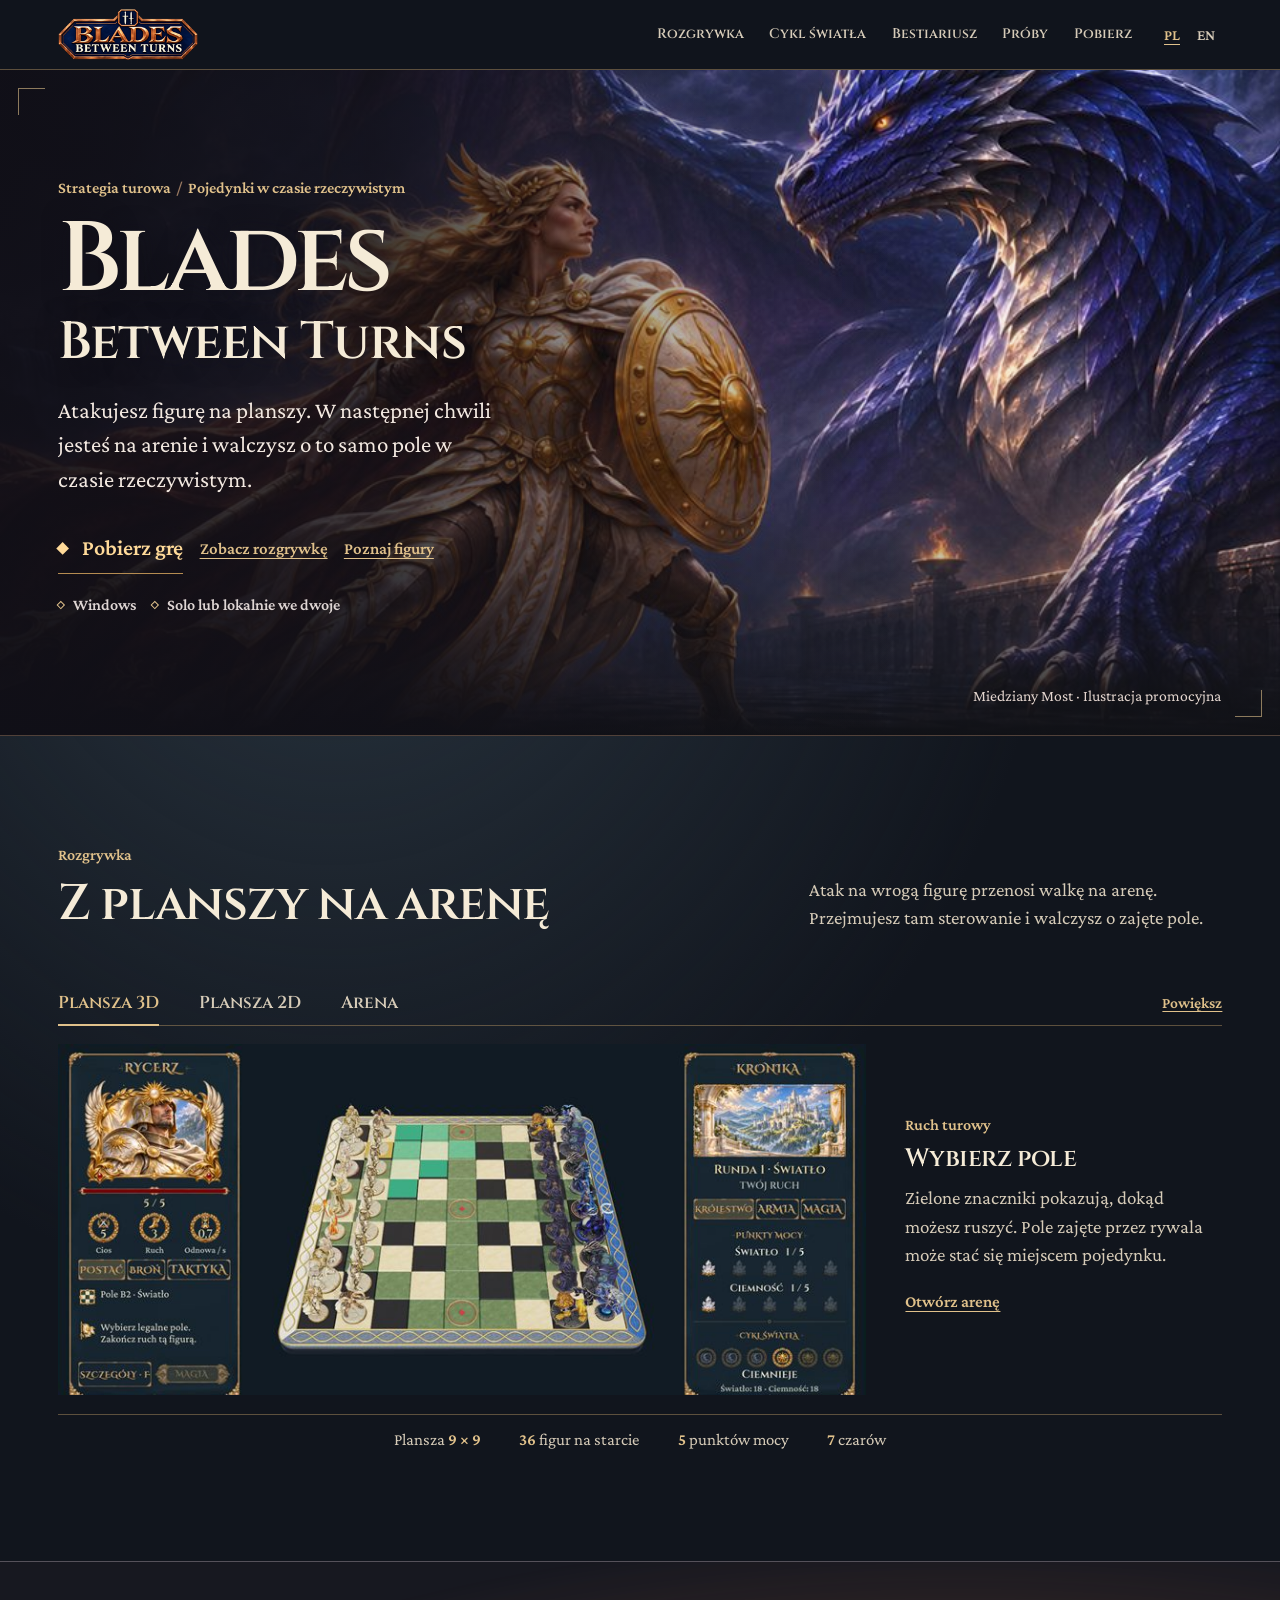
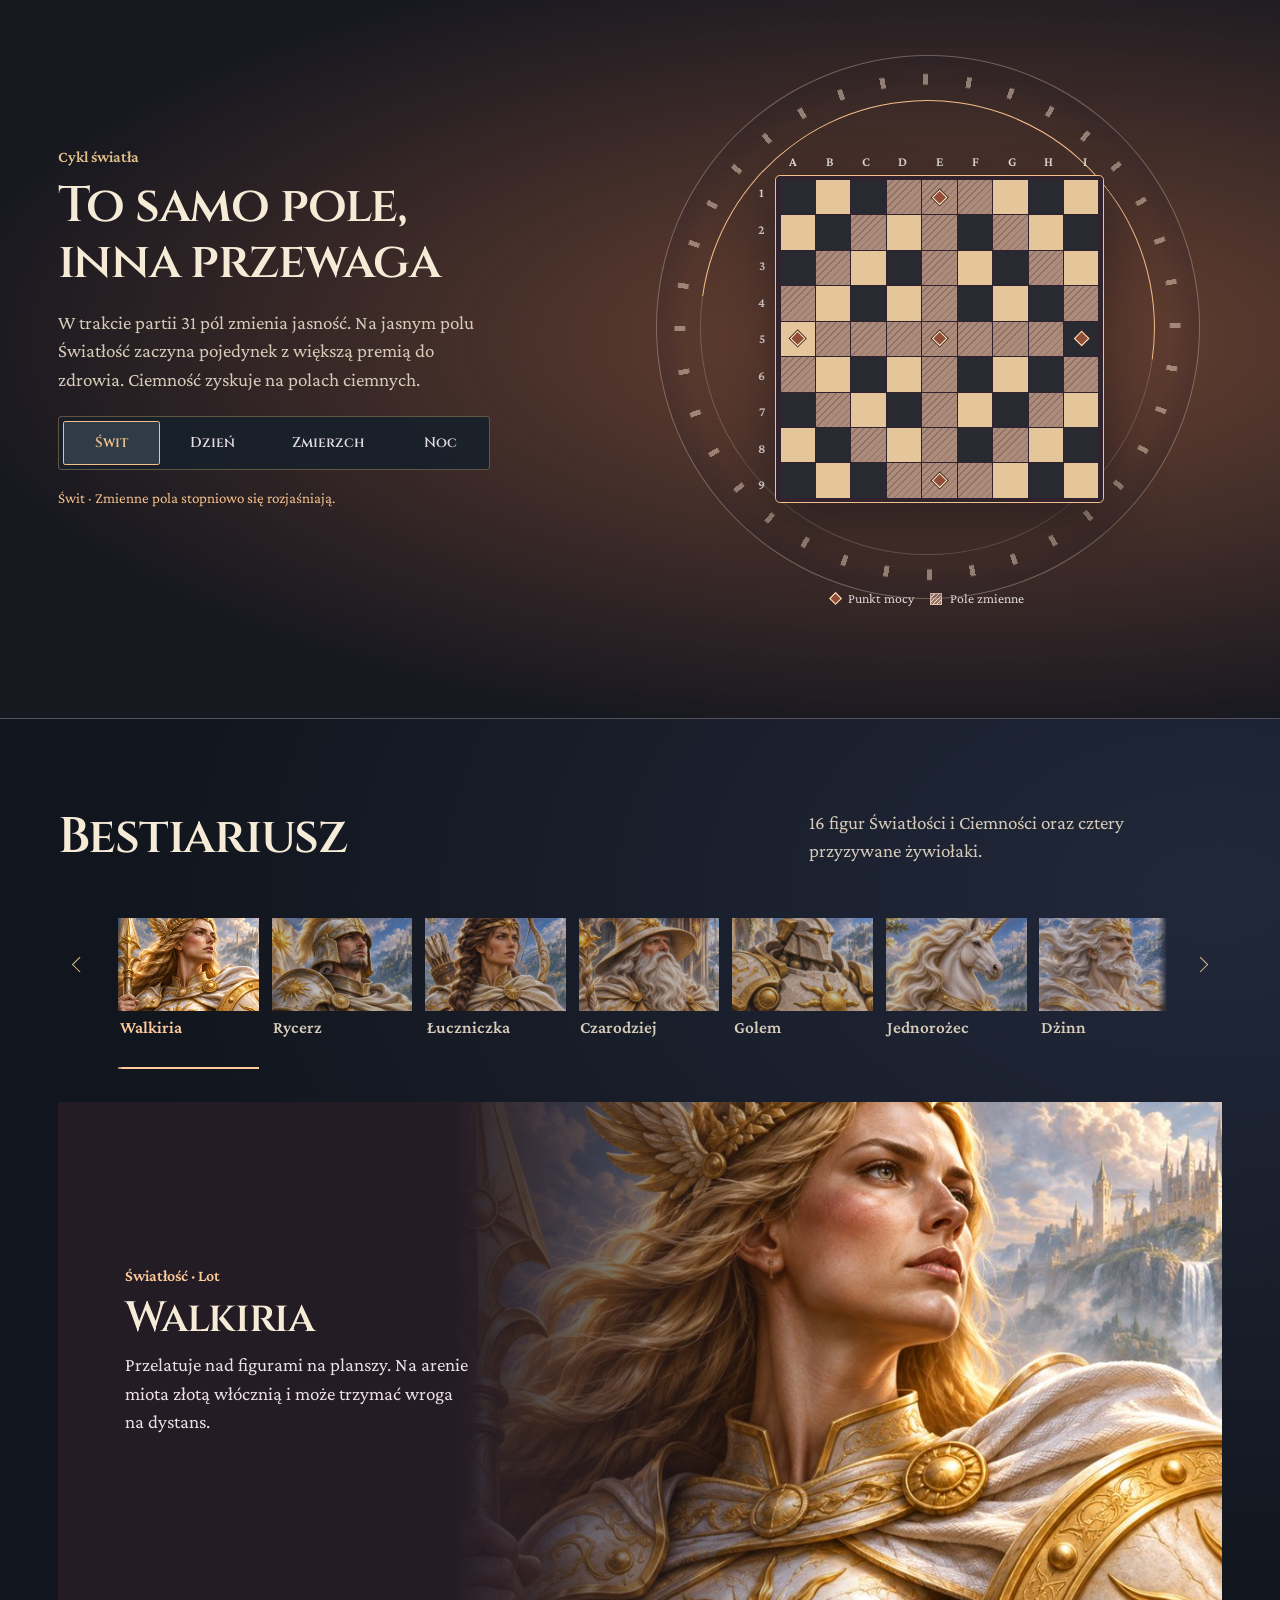
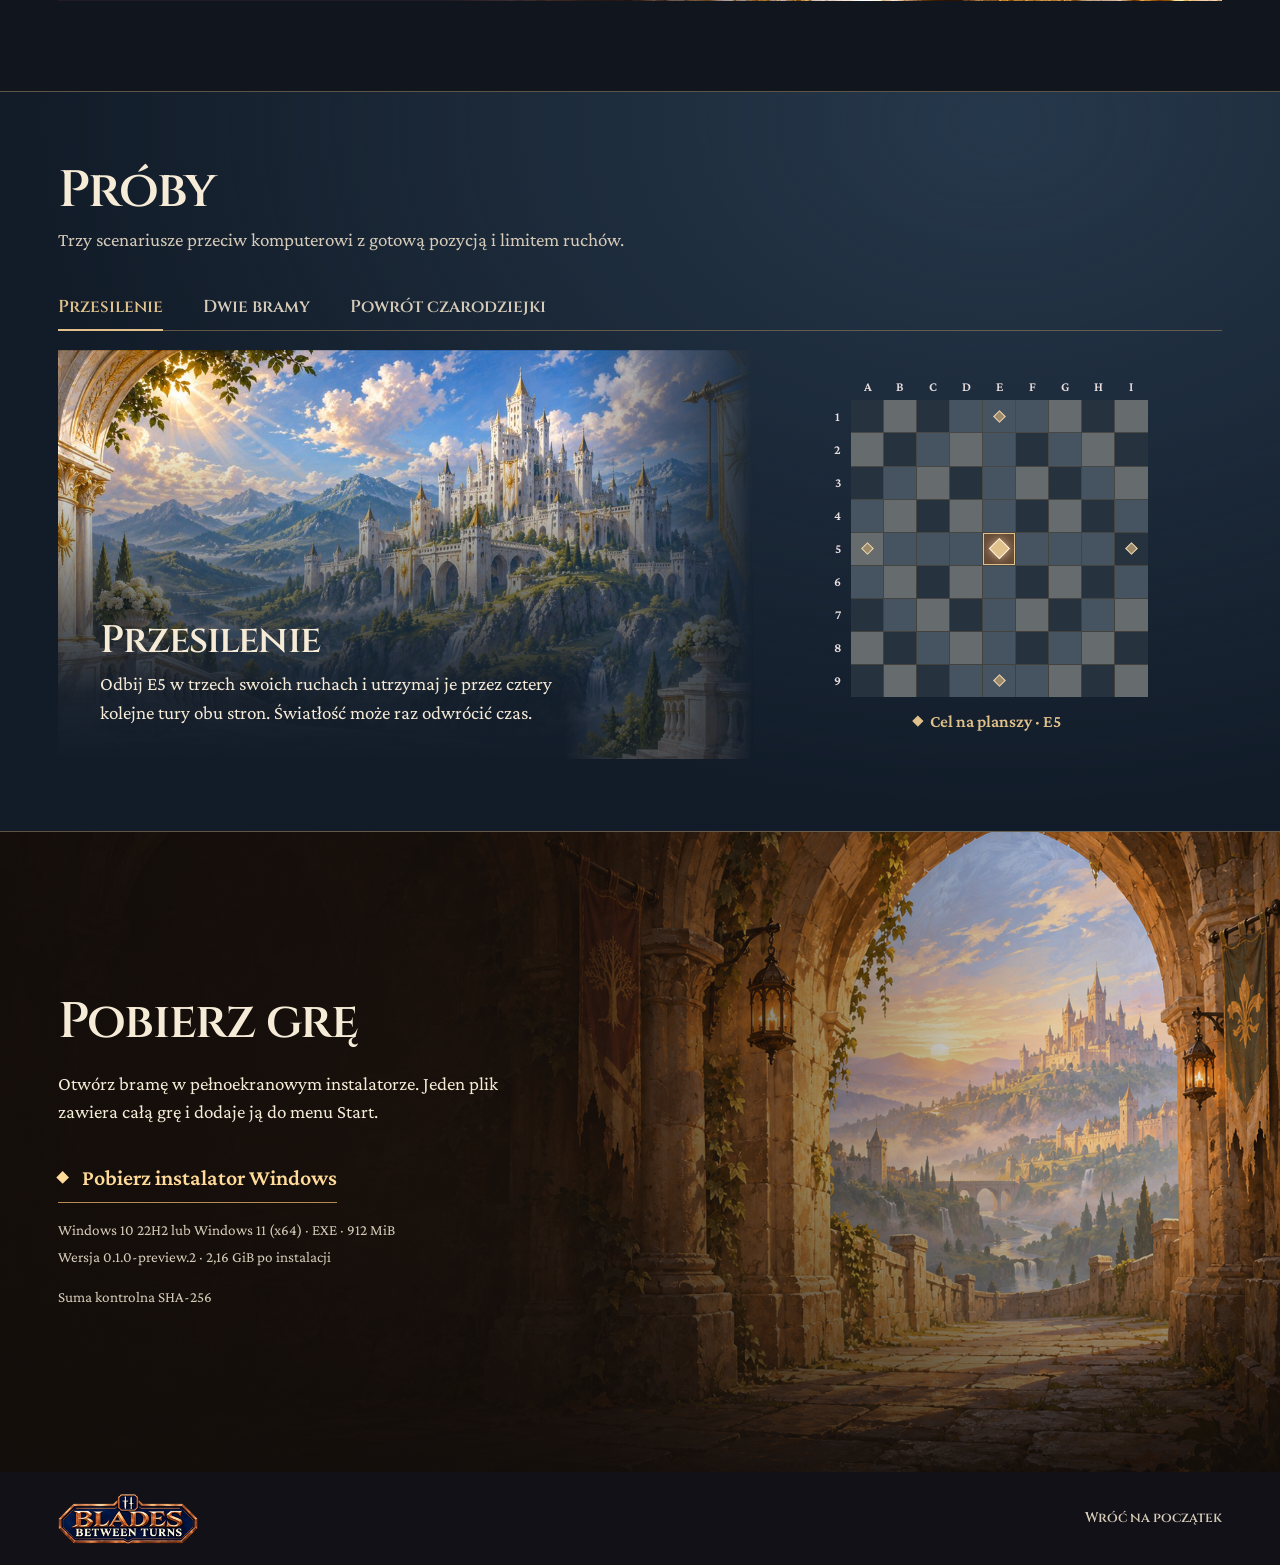
<file: index.html>
<!doctype html>
<html lang="pl">
<head>
  <meta charset="UTF-8">
  <meta name="viewport" content="width=device-width, initial-scale=1">
  <meta name="description" content="Blades Between Turns łączy strategię turową z pojedynkami w czasie rzeczywistym. Pobierz grę na Windows i poznaj figury, areny i próby.">
  <meta name="theme-color" content="#101116">
  <title>Blades Between Turns</title>
  <link rel="alternate" hreflang="en" href="en/index.html">
  <link rel="icon" href="assets/blades-between-turns.png" type="image/png">
  <link rel="stylesheet" href="styles.css">
  <script src="main.js" defer></script>
</head>
<body id="blades-landing">
  <a class="skip-link" href="#blades-main">Przejdź do treści</a>
  <header class="site-header">
    <div class="shell site-header__inner">
      <a class="site-brand" href="#blades-landing">
        <img src="assets/blades-between-turns.png" alt="Blades Between Turns" width="238" height="85">
      </a>
      <nav class="site-nav" aria-label="Nawigacja strony gry">
        <a href="#blades-gameplay">Rozgrywka</a>
        <a href="#blades-cycle">Cykl światła</a>
        <a href="#blades-roster">Bestiariusz</a>
        <a href="#blades-trials">Próby</a>
        <a href="#blades-download">Pobierz</a>
      </nav>
      <nav class="language-nav" aria-label="Wersje językowe">
        <a href="index.html" lang="pl" hreflang="pl" aria-label="Polski" aria-current="page">PL</a>
        <a href="en/index.html" lang="en" hreflang="en" aria-label="English">EN</a>
      </nav>
    </div>
  </header>

  <main id="blades-main" tabindex="-1">
    <section class="hero" aria-labelledby="blades-title">
      <picture class="hero__art">
        <source media="(max-width: 700px)" srcset="assets/hero-walkiria-smok-mobile.jpg" width="900" height="738">
        <img src="assets/hero-walkiria-smok.jpg" fetchpriority="high" width="1672" height="941" alt="Walkiria z włócznią staje naprzeciw błękitnego Smoka na kamiennej planszy Miedzianego Mostu">
      </picture>
      <div class="shell hero__inner">
        <div class="hero__copy">
          <p class="eyebrow hero__eyebrow">Strategia turowa <span aria-hidden="true">/</span> Pojedynki w czasie rzeczywistym</p>
          <h1 id="blades-title">
            <span>Blades</span>
            <span class="hero__rest-of-title">Between Turns</span>
          </h1>
          <p class="hero__lead">Atakujesz figurę na planszy. W następnej chwili jesteś na arenie i walczysz o to samo pole w czasie rzeczywistym.</p>
          <div class="hero__actions">
            <a class="download-link" href="#blades-download">Pobierz grę</a>
            <a class="text-action" href="#blades-gameplay">Zobacz rozgrywkę</a>
            <a class="text-action" href="#blades-roster">Poznaj figury</a>
          </div>
          <ul class="hero__modes" aria-label="Platforma i tryby gry">
            <li>Windows</li>
            <li>Solo lub lokalnie we dwoje</li>
          </ul>
        </div>
      </div>
      <p class="hero__credit">Miedziany Most <span aria-hidden="true">·</span> Ilustracja promocyjna</p>
    </section>

    <section id="blades-gameplay" class="section gameplay" aria-labelledby="blades-gameplay-title">
      <div class="shell">
        <div class="section-heading section-heading--split">
          <div>
            <p class="eyebrow">Rozgrywka</p>
            <h2 id="blades-gameplay-title">Z planszy na arenę</h2>
          </div>
          <p>Atak na wrogą figurę przenosi walkę na arenę. Przejmujesz tam sterowanie i walczysz o zajęte pole.</p>
        </div>

        <div class="game-demo" data-switch="scene">
          <div class="game-demo__bar">
            <div class="text-tabs scene-tabs" role="tablist" aria-label="Ujęcia z gry">
              <button id="blades-tab-3d" type="button" role="tab" data-choice="3d" aria-controls="blades-scene-3d" aria-selected="true">Plansza 3D</button>
              <button id="blades-tab-2d" type="button" role="tab" data-choice="2d" aria-controls="blades-scene-2d" aria-selected="false" tabindex="-1">Plansza 2D</button>
              <button id="blades-tab-duel" type="button" role="tab" data-choice="duel" aria-controls="blades-scene-duel" aria-selected="false" tabindex="-1">Arena</button>
            </div>
            <button class="text-action" type="button" data-zoom aria-label="Powiększ kadr">Powiększ</button>
          </div>

          <article id="blades-scene-3d" class="game-scene" data-panel="3d" role="tabpanel" aria-labelledby="blades-tab-3d" tabindex="0">
            <img class="game-scene__image" src="assets/plansza-3d.jpg" loading="lazy" decoding="async" width="846" height="368" alt="Rycerz na trójwymiarowej planszy z zaznaczonymi dozwolonymi polami ruchu">
            <div class="game-scene__copy">
              <p class="eyebrow">Ruch turowy</p>
              <h3>Wybierz pole</h3>
              <p>Zielone znaczniki pokazują, dokąd możesz ruszyć. Pole zajęte przez rywala może stać się miejscem pojedynku.</p>
              <button class="text-action" type="button" data-jump="duel">Otwórz arenę</button>
            </div>
          </article>

          <article id="blades-scene-2d" class="game-scene" data-panel="2d" role="tabpanel" aria-labelledby="blades-tab-2d" tabindex="0" hidden>
            <img class="game-scene__image" src="assets/plansza-2d.jpg" loading="lazy" decoding="async" width="846" height="368" alt="Ta sama pozycja Rycerza na płaskiej planszy widzianej z góry">
            <div class="game-scene__copy">
              <p class="eyebrow">Ruch turowy</p>
              <h3>Spójrz z góry</h3>
              <p>Widok 2D pokazuje tę samą turę. W grze możesz zmieniać perspektywę w trakcie partii.</p>
              <button class="text-action" type="button" data-jump="duel">Otwórz arenę</button>
            </div>
          </article>

          <article id="blades-scene-duel" class="game-scene" data-panel="duel" role="tabpanel" aria-labelledby="blades-tab-duel" tabindex="0" hidden>
            <img class="game-scene__image" src="assets/pojedynek.jpg" loading="lazy" decoding="async" width="846" height="368" alt="Walkiria i Mantykora walczą między kryształami na kamiennej arenie">
            <div class="game-scene__copy">
              <p class="eyebrow">Czas rzeczywisty</p>
              <h3>Rozstrzygnij starcie</h3>
              <p>Wykorzystuj kryształy jako osłonę i reaguj na zamachy rywala. Wynik pojedynku rozstrzyga, która figura zostaje na polu.</p>
              <button class="text-action" type="button" data-jump="board">Wróć na planszę</button>
            </div>
          </article>
        </div>

        <ul class="game-facts" aria-label="Plansza i zasady gry">
          <li>Plansza <strong>9 × 9</strong></li>
          <li><strong>36</strong> figur na starcie</li>
          <li><strong>5</strong> punktów mocy</li>
          <li><strong>7</strong> czarów</li>
        </ul>
      </div>
    </section>

    <section id="blades-cycle" class="section cycle" data-phase="dawn" aria-labelledby="blades-cycle-title">
      <div class="shell cycle__inner">
        <div class="cycle__copy">
          <p class="eyebrow">Cykl światła</p>
          <h2 id="blades-cycle-title">To samo pole, inna przewaga</h2>
          <p>W trakcie partii 31 pól zmienia jasność. Na jasnym polu Światłość zaczyna pojedynek z większą premią do zdrowia. Ciemność zyskuje na polach ciemnych.</p>
          <div class="phase-picker" role="group" aria-label="Pora dnia">
            <button type="button" data-phase-choice="dawn" aria-controls="blades-light-board" aria-pressed="true">Świt</button>
            <button type="button" data-phase-choice="day" aria-controls="blades-light-board" aria-pressed="false">Dzień</button>
            <button type="button" data-phase-choice="dusk" aria-controls="blades-light-board" aria-pressed="false">Zmierzch</button>
            <button type="button" data-phase-choice="night" aria-controls="blades-light-board" aria-pressed="false">Noc</button>
          </div>
          <p class="phase-status" aria-live="polite">Świt · Zmienne pola stopniowo się rozjaśniają.</p>
        </div>

        <figure class="cycle-visual">
          <div class="cycle-dial">
            <div class="cycle-dial__rings" aria-hidden="true"></div>
            <div id="blades-light-board" class="tactical-board" data-board role="img" aria-label="Układ 81 pól planszy z pięcioma punktami mocy o świcie">
              <div class="tactical-board__axis tactical-board__axis--files" data-axis="files" aria-hidden="true"></div>
              <div class="tactical-board__axis tactical-board__axis--ranks" data-axis="ranks" aria-hidden="true"></div>
              <div class="tactical-board__grid" data-cells aria-hidden="true"></div>
            </div>
          </div>
          <figcaption class="map-key">
            <span><i class="map-key__power" aria-hidden="true"></i>Punkt mocy</span>
            <span><i class="map-key__shift" aria-hidden="true"></i>Pole zmienne</span>
          </figcaption>
        </figure>
      </div>
    </section>

    <section id="blades-roster" class="section roster" aria-labelledby="blades-roster-title">
      <div class="shell">
        <div class="section-heading section-heading--split">
          <h2 id="blades-roster-title">Bestiariusz</h2>
          <p>16 figur Światłości i Ciemności oraz cztery przyzywane żywiołaki.</p>
        </div>

        <div class="roster-deck" data-switch="unit">
          <div class="roster-strip">
            <button class="roster-step roster-step--back" type="button" data-roster-step="-1" aria-label="Poprzednia postać" aria-controls="blades-roster-track"></button>
            <div id="blades-roster-track" class="roster-tabs" role="tablist" aria-label="Postacie">
              <button id="blades-tab-valkyrie" type="button" role="tab" data-side="light" aria-controls="blades-unit-valkyrie" aria-selected="true">
                <img src="assets/walkiria.jpg" loading="lazy" decoding="async" width="440" height="440" alt="">
                <span>Walkiria</span>
              </button>
              <button id="blades-tab-knight" type="button" role="tab" data-side="light" aria-controls="blades-unit-knight" aria-selected="false" tabindex="-1">
                <img src="assets/figury/light-knight.jpg" loading="lazy" decoding="async" width="320" height="320" alt="">
                <span>Rycerz</span>
              </button>
              <button id="blades-tab-archer" type="button" role="tab" data-side="light" aria-controls="blades-unit-archer" aria-selected="false" tabindex="-1">
                <img src="assets/figury/light-archer.jpg" loading="lazy" decoding="async" width="320" height="320" alt="">
                <span>Łuczniczka</span>
              </button>
              <button id="blades-tab-wizard" type="button" role="tab" data-side="light" aria-controls="blades-unit-wizard" aria-selected="false" tabindex="-1">
                <img src="assets/figury/light-wizard.jpg" loading="lazy" decoding="async" width="320" height="320" alt="">
                <span>Czarodziej</span>
              </button>
              <button id="blades-tab-golem" type="button" role="tab" data-side="light" aria-controls="blades-unit-golem" aria-selected="false" tabindex="-1">
                <img src="assets/figury/light-golem.jpg" loading="lazy" decoding="async" width="320" height="320" alt="">
                <span>Golem</span>
              </button>
              <button id="blades-tab-unicorn" type="button" role="tab" data-side="light" aria-controls="blades-unit-unicorn" aria-selected="false" tabindex="-1">
                <img src="assets/figury/light-unicorn.jpg" loading="lazy" decoding="async" width="320" height="320" alt="">
                <span>Jednorożec</span>
              </button>
              <button id="blades-tab-djinni" type="button" role="tab" data-side="light" aria-controls="blades-unit-djinni" aria-selected="false" tabindex="-1">
                <img src="assets/figury/light-djinni.jpg" loading="lazy" decoding="async" width="320" height="320" alt="">
                <span>Dżinn</span>
              </button>
              <button id="blades-tab-phoenix" type="button" role="tab" data-side="light" aria-controls="blades-unit-phoenix" aria-selected="false" tabindex="-1">
                <img src="assets/feniks.jpg" loading="lazy" decoding="async" width="440" height="440" alt="">
                <span>Feniks</span>
              </button>
              <button id="blades-tab-sorceress" type="button" role="tab" data-side="dark" aria-controls="blades-unit-sorceress" aria-selected="false" tabindex="-1">
                <img src="assets/czarodziejka.jpg" loading="lazy" decoding="async" width="440" height="440" alt="">
                <span>Czarodziejka</span>
              </button>
              <button id="blades-tab-dragon" type="button" role="tab" data-side="dark" aria-controls="blades-unit-dragon" aria-selected="false" tabindex="-1">
                <img src="assets/smok.jpg" loading="lazy" decoding="async" width="440" height="440" alt="">
                <span>Smok</span>
              </button>
              <button id="blades-tab-goblin" type="button" role="tab" data-side="dark" aria-controls="blades-unit-goblin" aria-selected="false" tabindex="-1">
                <img src="assets/figury/dark-goblin.jpg" loading="lazy" decoding="async" width="320" height="320" alt="">
                <span>Goblin</span>
              </button>
              <button id="blades-tab-manticore" type="button" role="tab" data-side="dark" aria-controls="blades-unit-manticore" aria-selected="false" tabindex="-1">
                <img src="assets/figury/dark-manticore.jpg" loading="lazy" decoding="async" width="320" height="320" alt="">
                <span>Mantykora</span>
              </button>
              <button id="blades-tab-banshee" type="button" role="tab" data-side="dark" aria-controls="blades-unit-banshee" aria-selected="false" tabindex="-1">
                <img src="assets/figury/dark-banshee.jpg" loading="lazy" decoding="async" width="320" height="320" alt="">
                <span>Banshee</span>
              </button>
              <button id="blades-tab-troll" type="button" role="tab" data-side="dark" aria-controls="blades-unit-troll" aria-selected="false" tabindex="-1">
                <img src="assets/figury/dark-troll.jpg" loading="lazy" decoding="async" width="320" height="320" alt="">
                <span>Troll</span>
              </button>
              <button id="blades-tab-basilisk" type="button" role="tab" data-side="dark" aria-controls="blades-unit-basilisk" aria-selected="false" tabindex="-1">
                <img src="assets/figury/dark-basilisk.jpg" loading="lazy" decoding="async" width="320" height="320" alt="">
                <span>Bazyliszek</span>
              </button>
              <button id="blades-tab-shapeshifter" type="button" role="tab" data-side="dark" aria-controls="blades-unit-shapeshifter" aria-selected="false" tabindex="-1">
                <img src="assets/figury/dark-shapeshifter.jpg" loading="lazy" decoding="async" width="320" height="320" alt="">
                <span>Zmiennokształtny</span>
              </button>
              <button id="blades-tab-elemental-air" type="button" role="tab" data-side="elemental" aria-controls="blades-unit-elemental-air" aria-selected="false" tabindex="-1">
                <img src="assets/figury/elemental-air.jpg" loading="lazy" decoding="async" width="320" height="320" alt="">
                <span>Żywiołak powietrza</span>
              </button>
              <button id="blades-tab-elemental-fire" type="button" role="tab" data-side="elemental" aria-controls="blades-unit-elemental-fire" aria-selected="false" tabindex="-1">
                <img src="assets/figury/elemental-fire.jpg" loading="lazy" decoding="async" width="320" height="320" alt="">
                <span>Żywiołak ognia</span>
              </button>
              <button id="blades-tab-elemental-earth" type="button" role="tab" data-side="elemental" aria-controls="blades-unit-elemental-earth" aria-selected="false" tabindex="-1">
                <img src="assets/figury/elemental-earth.jpg" loading="lazy" decoding="async" width="320" height="320" alt="">
                <span>Żywiołak ziemi</span>
              </button>
              <button id="blades-tab-elemental-water" type="button" role="tab" data-side="elemental" aria-controls="blades-unit-elemental-water" aria-selected="false" tabindex="-1">
                <img src="assets/figury/elemental-water.jpg" loading="lazy" decoding="async" width="320" height="320" alt="">
                <span>Żywiołak wody</span>
              </button>
            </div>
            <button class="roster-step" type="button" data-roster-step="1" aria-label="Następna postać" aria-controls="blades-roster-track"></button>
          </div>
          <p class="roster-status" role="status"></p>

          <article id="blades-unit-valkyrie" class="roster-portrait" data-side="light" role="tabpanel" aria-labelledby="blades-tab-valkyrie" tabindex="0">
            <img class="roster-portrait__art" src="assets/walkiria-864.jpg" loading="lazy" decoding="async" width="864" height="864" alt="Walkiria w złotej zbroi ze skrzydlatym diademem i włócznią">
            <div class="roster-portrait__copy">
              <p class="eyebrow">Światłość · Lot</p>
              <h3>Walkiria</h3>
              <p>Przelatuje nad figurami na planszy. Na arenie miota złotą włócznią i może trzymać wroga na dystans.</p>
            </div>
          </article>
          <article id="blades-unit-knight" class="roster-portrait" data-side="light" role="tabpanel" aria-labelledby="blades-tab-knight" tabindex="0" hidden>
            <img class="roster-portrait__art" src="assets/figury/light-knight-864.jpg" loading="lazy" decoding="async" width="864" height="864" alt="Rycerz w złotej zbroi i hełmie z pióropuszem">
            <div class="roster-portrait__copy">
              <p class="eyebrow">Światłość · Ruch naziemny</p>
              <h3>Rycerz</h3>
              <p>W pojedynku szybko wyprowadza kolejne cięcia. Na podejściu do zwarcia korzysta z osłony kryształów.</p>
            </div>
          </article>
          <article id="blades-unit-archer" class="roster-portrait" data-side="light" role="tabpanel" aria-labelledby="blades-tab-archer" tabindex="0" hidden>
            <img class="roster-portrait__art" src="assets/figury/light-archer-864.jpg" loading="lazy" decoding="async" width="864" height="864" alt="Łuczniczka z kołczanem i złotym łukiem">
            <div class="roster-portrait__copy">
              <p class="eyebrow">Światłość · Ruch naziemny</p>
              <h3>Łuczniczka</h3>
              <p>Strzela srebrnymi strzałami. Ma mało zdrowia, więc w pojedynku liczy na osłony i dystans.</p>
            </div>
          </article>
          <article id="blades-unit-wizard" class="roster-portrait" data-side="light" role="tabpanel" aria-labelledby="blades-tab-wizard" tabindex="0" hidden>
            <img class="roster-portrait__art" src="assets/figury/light-wizard-864.jpg" loading="lazy" decoding="async" width="864" height="864" alt="Siwobrody Czarodziej w złotym kapeluszu">
            <div class="roster-portrait__copy">
              <p class="eyebrow">Światłość · Teleportacja</p>
              <h3>Czarodziej</h3>
              <p>Teleportuje się po planszy i włada czarami Światłości. Zużyte zaklęcia zmniejszają jego zdrowie na arenie.</p>
            </div>
          </article>
          <article id="blades-unit-golem" class="roster-portrait" data-side="light" role="tabpanel" aria-labelledby="blades-tab-golem" tabindex="0" hidden>
            <img class="roster-portrait__art" src="assets/figury/light-golem-864.jpg" loading="lazy" decoding="async" width="864" height="864" alt="Kamienny Golem z motywem słońca na piersi">
            <div class="roster-portrait__copy">
              <p class="eyebrow">Światłość · Ruch naziemny</p>
              <h3>Golem</h3>
              <p>Znosi wiele trafień. Rzuca ciężkim kamiennym odłamkiem i potrzebuje chwili przed kolejnym atakiem.</p>
            </div>
          </article>
          <article id="blades-unit-unicorn" class="roster-portrait" data-side="light" role="tabpanel" aria-labelledby="blades-tab-unicorn" tabindex="0" hidden>
            <img class="roster-portrait__art" src="assets/figury/light-unicorn-864.jpg" loading="lazy" decoding="async" width="864" height="864" alt="Biały Jednorożec ze złotym rogiem i uprzężą">
            <div class="roster-portrait__copy">
              <p class="eyebrow">Światłość · Ruch naziemny</p>
              <h3>Jednorożec</h3>
              <p>Na planszy porusza się do czterech pól. Na arenie posyła szybki pryzmat wzdłuż wolnego przejścia.</p>
            </div>
          </article>
          <article id="blades-unit-djinni" class="roster-portrait" data-side="light" role="tabpanel" aria-labelledby="blades-tab-djinni" tabindex="0" hidden>
            <img class="roster-portrait__art" src="assets/figury/light-djinni-864.jpg" loading="lazy" decoding="async" width="864" height="864" alt="Białowłosy Dżinn wśród wirów powietrza">
            <div class="roster-portrait__copy">
              <p class="eyebrow">Światłość · Lot</p>
              <h3>Dżinn</h3>
              <p>Przelatuje do czterech pól. W pojedynku miota spiralą wiatru i ma duży zapas zdrowia.</p>
            </div>
          </article>
          <article id="blades-unit-phoenix" class="roster-portrait" data-side="light" role="tabpanel" aria-labelledby="blades-tab-phoenix" tabindex="0" hidden>
            <img class="roster-portrait__art" src="assets/feniks-864.jpg" loading="lazy" decoding="async" width="864" height="864" alt="Feniks z rozpostartymi złotymi skrzydłami pośród płomieni">
            <div class="roster-portrait__copy">
              <p class="eyebrow">Światłość · Lot</p>
              <h3>Feniks</h3>
              <p>Zatrzymuje się, by wzniecić ognisty wybuch wokół siebie. W tej krótkiej chwili jest odporny na trafienia.</p>
            </div>
          </article>
          <article id="blades-unit-sorceress" class="roster-portrait" data-side="dark" role="tabpanel" aria-labelledby="blades-tab-sorceress" tabindex="0" hidden>
            <img class="roster-portrait__art" src="assets/czarodziejka-864.jpg" loading="lazy" decoding="async" width="864" height="864" alt="Czarodziejka w granatowym stroju z berłem">
            <div class="roster-portrait__copy">
              <p class="eyebrow">Ciemność · Teleportacja</p>
              <h3>Czarodziejka</h3>
              <p>Otwiera księgę czarów swojej strony. Może uzdrowić figurę albo przenieść ją w inne miejsce na planszy.</p>
            </div>
          </article>
          <article id="blades-unit-dragon" class="roster-portrait" data-side="dark" role="tabpanel" aria-labelledby="blades-tab-dragon" tabindex="0" hidden>
            <img class="roster-portrait__art" src="assets/smok-864.jpg" loading="lazy" decoding="async" width="864" height="864" alt="Niebieski Smok o srebrzystych rogach na tle księżyca">
            <div class="roster-portrait__copy">
              <p class="eyebrow">Ciemność · Lot</p>
              <h3>Smok</h3>
              <p>Przelatuje nad figurami, a na arenie atakuje smoczym żarem. Otwarta przestrzeń pozwala mu wykorzystać zasięg.</p>
            </div>
          </article>
          <article id="blades-unit-goblin" class="roster-portrait" data-side="dark" role="tabpanel" aria-labelledby="blades-tab-goblin" tabindex="0" hidden>
            <img class="roster-portrait__art" src="assets/figury/dark-goblin-864.jpg" loading="lazy" decoding="async" width="864" height="864" alt="Goblin z długimi uszami pod ciemnym kapturem">
            <div class="roster-portrait__copy">
              <p class="eyebrow">Ciemność · Ruch naziemny</p>
              <h3>Goblin</h3>
              <p>Na arenie szuka okazji do szybkiego podejścia. Gdy jest blisko, zadaje serię ciosów poszarpanym ostrzem.</p>
            </div>
          </article>
          <article id="blades-unit-manticore" class="roster-portrait" data-side="dark" role="tabpanel" aria-labelledby="blades-tab-manticore" tabindex="0" hidden>
            <img class="roster-portrait__art" src="assets/figury/dark-manticore-864.jpg" loading="lazy" decoding="async" width="864" height="864" alt="Mantykora z lwią grzywą i ogonem skorpiona">
            <div class="roster-portrait__copy">
              <p class="eyebrow">Ciemność · Ruch naziemny</p>
              <h3>Mantykora</h3>
              <p>Miota żądłem na odległość. Między atakami może zmienić pozycję i zasłonić się kryształem.</p>
            </div>
          </article>
          <article id="blades-unit-banshee" class="roster-portrait" data-side="dark" role="tabpanel" aria-labelledby="blades-tab-banshee" tabindex="0" hidden>
            <img class="roster-portrait__art" src="assets/figury/dark-banshee-864.jpg" loading="lazy" decoding="async" width="864" height="864" alt="Banshee o jasnych włosach pod srebrnym diademem">
            <div class="roster-portrait__copy">
              <p class="eyebrow">Ciemność · Lot</p>
              <h3>Banshee</h3>
              <p>Widmowy krzyk rani wrogów wokół niej. Banshee stoi w miejscu, dopóki atak trwa.</p>
            </div>
          </article>
          <article id="blades-unit-troll" class="roster-portrait" data-side="dark" role="tabpanel" aria-labelledby="blades-tab-troll" tabindex="0" hidden>
            <img class="roster-portrait__art" src="assets/figury/dark-troll-864.jpg" loading="lazy" decoding="async" width="864" height="864" alt="Troll w zbroi z niebieską zapinką">
            <div class="roster-portrait__copy">
              <p class="eyebrow">Ciemność · Ruch naziemny</p>
              <h3>Troll</h3>
              <p>Wytrzymuje wiele trafień i miota ciężkim odłamkiem granitu. Najgroźniejszy, gdy ma wolną linię strzału.</p>
            </div>
          </article>
          <article id="blades-unit-basilisk" class="roster-portrait" data-side="dark" role="tabpanel" aria-labelledby="blades-tab-basilisk" tabindex="0" hidden>
            <img class="roster-portrait__art" src="assets/figury/dark-basilisk-864.jpg" loading="lazy" decoding="async" width="864" height="864" alt="Łuskowaty Bazyliszek z zielonym okiem">
            <div class="roster-portrait__copy">
              <p class="eyebrow">Ciemność · Ruch naziemny</p>
              <h3>Bazyliszek</h3>
              <p>Strzela szybkim, jadowitym kolcem. Na otwartej arenie trudno go ominąć, a pełne kryształy zatrzymują pocisk.</p>
            </div>
          </article>
          <article id="blades-unit-shapeshifter" class="roster-portrait" data-side="dark" role="tabpanel" aria-labelledby="blades-tab-shapeshifter" tabindex="0" hidden>
            <img class="roster-portrait__art" src="assets/figury/dark-shapeshifter-864.jpg" loading="lazy" decoding="async" width="864" height="864" alt="Zmiennokształtny z lustrzaną twarzą pod kapturem">
            <div class="roster-portrait__copy">
              <p class="eyebrow">Ciemność · Lot</p>
              <h3>Zmiennokształtny</h3>
              <p>Przejmuje broń i bazową wytrzymałość przeciwnika. Po wygranej odzyskuje pełne zdrowie.</p>
            </div>
          </article>
          <article id="blades-unit-elemental-air" class="roster-portrait" data-side="elemental" role="tabpanel" aria-labelledby="blades-tab-elemental-air" tabindex="0" hidden>
            <img class="roster-portrait__art" src="assets/figury/elemental-air-864.jpg" loading="lazy" decoding="async" width="864" height="864" alt="Żywiołak powietrza o sylwetce z białych obłoków">
            <div class="roster-portrait__copy">
              <p class="eyebrow">Przyzwanie · Prąd powietrza</p>
              <h3>Żywiołak powietrza</h3>
              <p>Posyła prąd powietrza i szybko wraca do ataku. Znika po zakończeniu pojedynku, do którego go przyzwano.</p>
            </div>
          </article>
          <article id="blades-unit-elemental-fire" class="roster-portrait" data-side="elemental" role="tabpanel" aria-labelledby="blades-tab-elemental-fire" tabindex="0" hidden>
            <img class="roster-portrait__art" src="assets/figury/elemental-fire-864.jpg" loading="lazy" decoding="async" width="864" height="864" alt="Żywiołak ognia wyłaniający się z pomarańczowych płomieni">
            <div class="roster-portrait__copy">
              <p class="eyebrow">Przyzwanie · Żywy płomień</p>
              <h3>Żywiołak ognia</h3>
              <p>Miota szybkim płomieniem, który zadaje silne obrażenia. Ma najkrótszą przerwę między atakami wśród żywiołaków.</p>
            </div>
          </article>
          <article id="blades-unit-elemental-earth" class="roster-portrait" data-side="elemental" role="tabpanel" aria-labelledby="blades-tab-elemental-earth" tabindex="0" hidden>
            <img class="roster-portrait__art" src="assets/figury/elemental-earth-864.jpg" loading="lazy" decoding="async" width="864" height="864" alt="Żywiołak ziemi o ciele ze skał porośniętych mchem">
            <div class="roster-portrait__copy">
              <p class="eyebrow">Przyzwanie · Ciężar ziemi</p>
              <h3>Żywiołak ziemi</h3>
              <p>Najwytrzymalszy z przyzwanych żywiołaków. Rzuca ciężkim pociskiem i długo czeka na kolejny strzał.</p>
            </div>
          </article>
          <article id="blades-unit-elemental-water" class="roster-portrait" data-side="elemental" role="tabpanel" aria-labelledby="blades-tab-elemental-water" tabindex="0" hidden>
            <img class="roster-portrait__art" src="assets/figury/elemental-water-864.jpg" loading="lazy" decoding="async" width="864" height="864" alt="Żywiołak wody wyłaniający się z błękitnych fal">
            <div class="roster-portrait__copy">
              <p class="eyebrow">Przyzwanie · Wodna fala</p>
              <h3>Żywiołak wody</h3>
              <p>Atakuje wodną falą na odległość. Duży zapas zdrowia pozwala mu przetrwać wymianę trafień.</p>
            </div>
          </article>
        </div>
      </div>
    </section>

    <section id="blades-trials" class="section trials" aria-labelledby="blades-trials-title">
      <div class="shell">
        <header class="trial-heading">
          <h2 id="blades-trials-title">Próby</h2>
          <p>Trzy scenariusze przeciw komputerowi z gotową pozycją i limitem ruchów.</p>
        </header>

        <div data-switch="trial">
          <div class="text-tabs trial-tabs" role="tablist" aria-label="Scenariusze prób">
            <button id="blades-trial-tab-solstice" type="button" role="tab" aria-controls="blades-trial-solstice" aria-selected="true">Przesilenie</button>
            <button id="blades-trial-tab-gates" type="button" role="tab" aria-controls="blades-trial-gates" aria-selected="false" tabindex="-1">Dwie bramy</button>
            <button id="blades-trial-tab-return" type="button" role="tab" aria-controls="blades-trial-return" aria-selected="false" tabindex="-1">Powrót czarodziejki</button>
          </div>

          <div class="trial-spread">
            <div class="trial-scenes">
              <article id="blades-trial-solstice" class="trial-scene" data-targets="E5" role="tabpanel" aria-labelledby="blades-trial-tab-solstice" tabindex="0">
                <img src="assets/kingdom-light.jpg" width="1200" height="600" alt="" loading="lazy" decoding="async">
                <div class="trial-scene__copy">
                  <h3>Przesilenie</h3>
                  <p>Odbij E5 w trzech swoich ruchach i utrzymaj je przez cztery kolejne tury obu stron. Światłość może raz odwrócić czas.</p>
                </div>
              </article>
              <article id="blades-trial-gates" class="trial-scene" data-targets="E1 E9" role="tabpanel" aria-labelledby="blades-trial-tab-gates" tabindex="0" hidden>
                <img src="assets/miedziany-most.jpg" width="1376" height="774" alt="" loading="lazy" decoding="async">
                <div class="trial-scene__copy">
                  <h3>Dwie bramy</h3>
                  <p>Zajmij jednocześnie E1 i E9 w sześciu ruchach Ciemności.</p>
                </div>
              </article>
              <article id="blades-trial-return" class="trial-scene" data-targets="I5" role="tabpanel" aria-labelledby="blades-trial-tab-return" tabindex="0" hidden>
                <img src="assets/kingdom-dark.jpg" width="1200" height="600" alt="" loading="lazy" decoding="async">
                <div class="trial-scene__copy">
                  <h3>Powrót czarodziejki</h3>
                  <p>Doprowadź ranną Czarodziejkę na I5 w pięciu ruchach. Ciemność może raz użyć Uzdrowienia.</p>
                </div>
              </article>
            </div>

            <figure class="trial-map">
              <div class="tactical-board tactical-board--mission" data-board role="img" aria-label="Mapa prób. Cel obecnej próby to pole E5">
                <div class="tactical-board__axis tactical-board__axis--files" data-axis="files" aria-hidden="true"></div>
                <div class="tactical-board__axis tactical-board__axis--ranks" data-axis="ranks" aria-hidden="true"></div>
                <div class="tactical-board__grid" data-cells aria-hidden="true"></div>
              </div>
              <figcaption class="trial-map__caption" aria-live="polite">Cel na planszy · E5</figcaption>
            </figure>
          </div>
        </div>
      </div>
    </section>
    <section id="blades-download" class="section download" aria-labelledby="blades-download-title">
      <img class="download__art" src="assets/installer-gate.png" alt="" aria-hidden="true"
           width="1672" height="941" loading="lazy" decoding="async">
      <div class="shell download__inner">
        <h2 id="blades-download-title">Pobierz grę</h2>
        <p class="download__copy">Otwórz bramę w pełnoekranowym instalatorze. Jeden plik zawiera całą grę i dodaje ją do menu Start.</p>
        <a class="download-link" id="windows-installer"
           href="https://github.com/zeichmann/archon-www/releases/download/windows-0.1.0-preview.2/BladesBetweenTurns-Setup-Windows-x64.exe">
          Pobierz instalator Windows
        </a>
        <p class="download__requirements">Windows 10 22H2 lub Windows 11 (x64) · EXE · 912 MiB</p>
        <p class="download__requirements">Wersja 0.1.0-preview.2 · 2,16 GiB po instalacji</p>
        <a class="download__checksum"
           href="https://github.com/zeichmann/archon-www/releases/download/windows-0.1.0-preview.2/BladesBetweenTurns-Setup-Windows-x64.exe.sha256">Suma kontrolna SHA-256</a>
      </div>
    </section>
  </main>

  <footer class="footer">
    <div class="shell footer__inner">
      <a class="site-brand" href="#blades-landing">
        <img src="assets/blades-between-turns.png" alt="Blades Between Turns" width="238" height="85" loading="lazy">
      </a>
      <a class="footer__top" href="#blades-landing">Wróć na początek</a>
    </div>
  </footer>

  <dialog class="capture-dialog" aria-label="Powiększony kadr z gry">
    <form method="dialog">
      <button class="text-action" autofocus>Zamknij</button>
    </form>
    <img src="assets/plansza-3d.jpg" loading="lazy" width="846" height="368" alt="">
  </dialog>
</body>
</html>
</file>
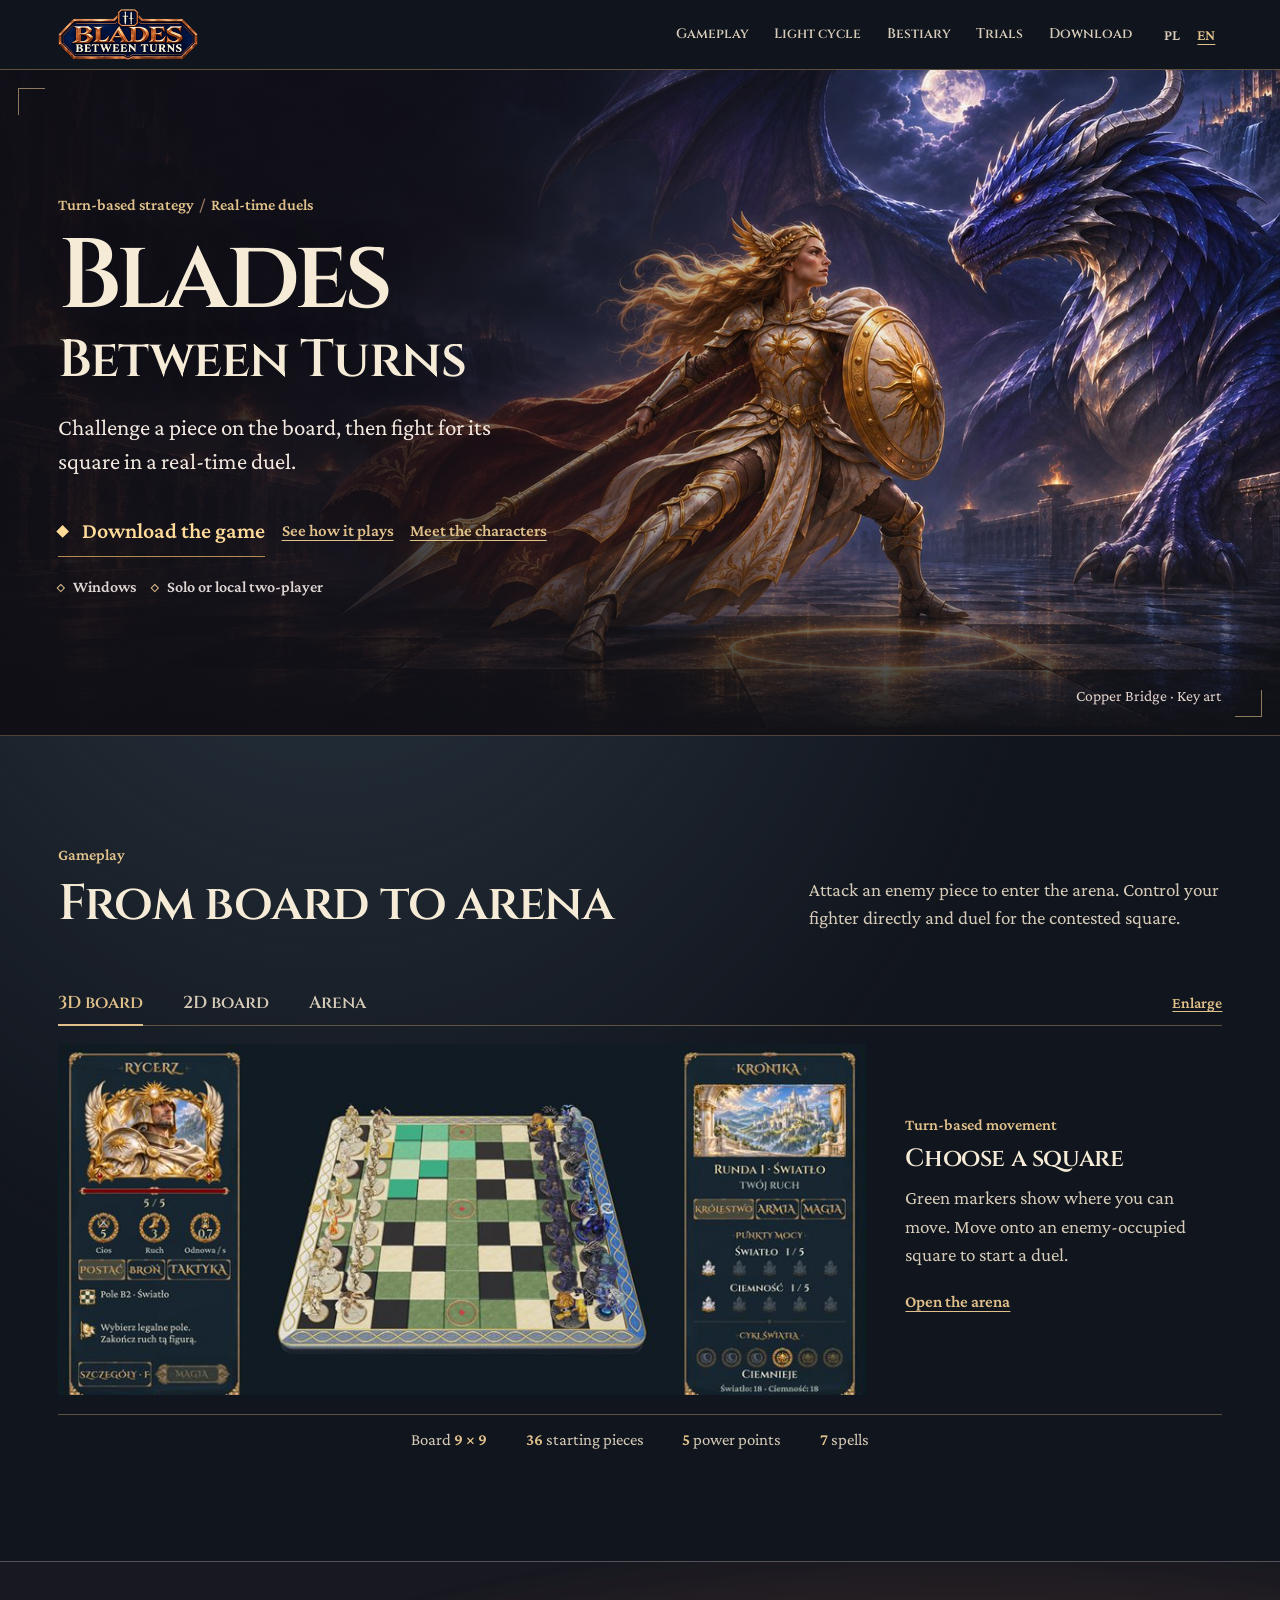
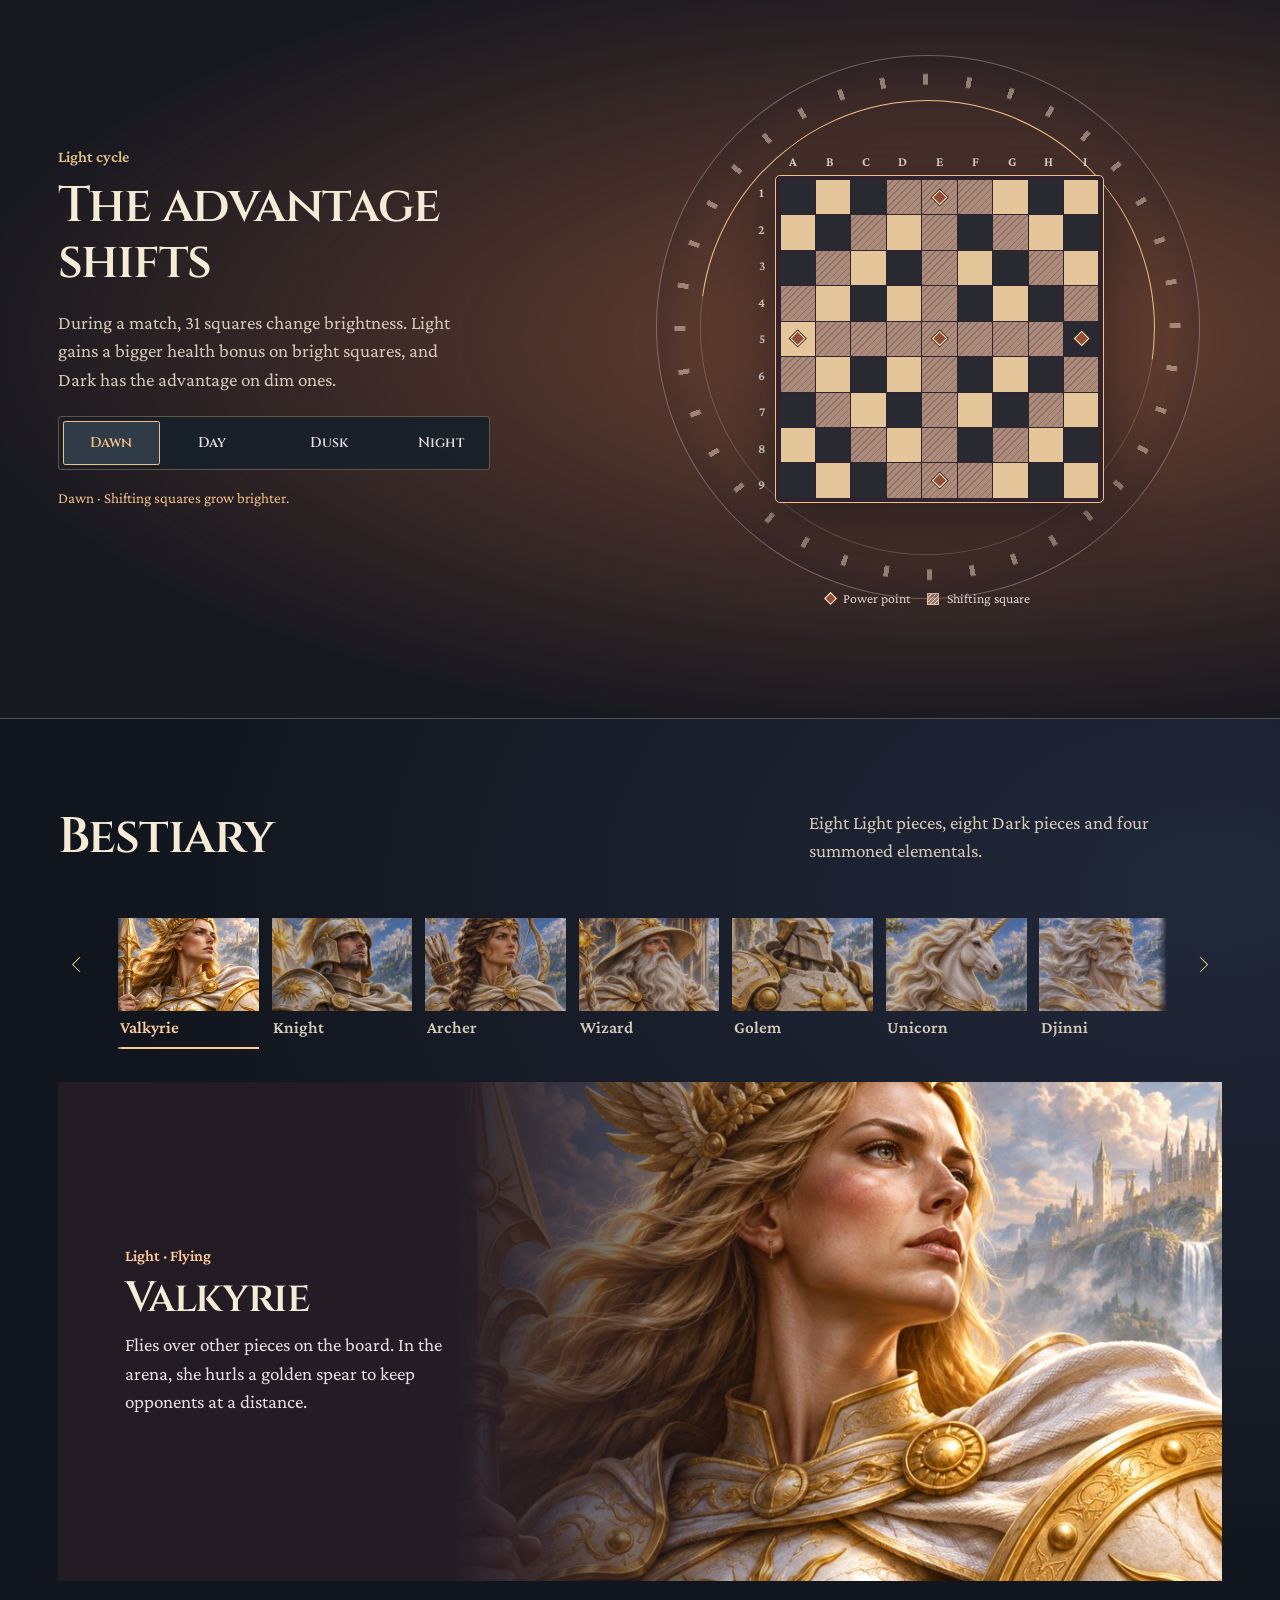
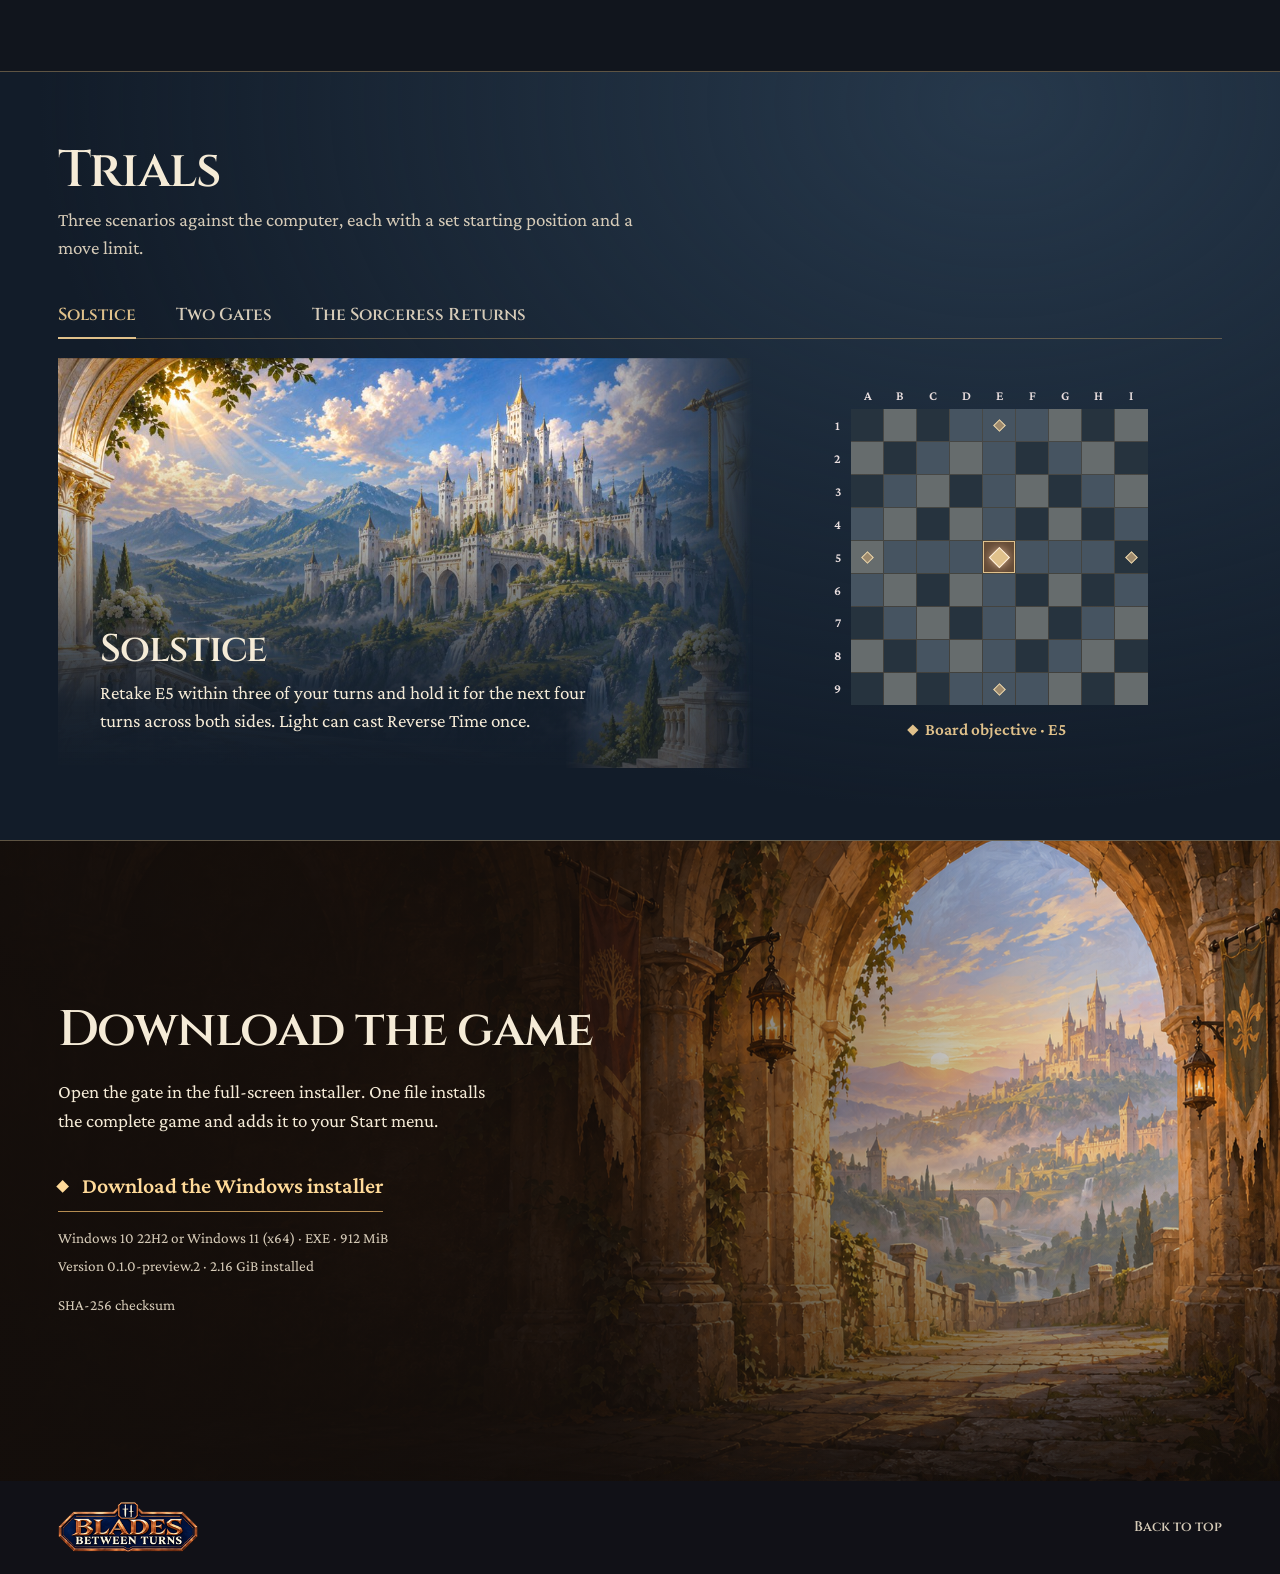
<file: en/index.html>
<!doctype html>
<html lang="en">
<head>
  <meta charset="UTF-8">
  <meta name="viewport" content="width=device-width, initial-scale=1">
  <meta name="description" content="Blades Between Turns combines turn-based strategy with real-time duels. Download the game for Windows and explore the characters, arenas and trials.">
  <meta name="theme-color" content="#101116">
  <title>Blades Between Turns</title>
  <link rel="alternate" hreflang="pl" href="../index.html">
  <link rel="icon" href="../assets/blades-between-turns.png" type="image/png">
  <link rel="stylesheet" href="../styles.css">
  <script src="../main.js" defer></script>
</head>
<body id="blades-landing">
  <a class="skip-link" href="#blades-main">Skip to content</a>
  <header class="site-header">
    <div class="shell site-header__inner">
      <a class="site-brand" href="#blades-landing">
        <img src="../assets/blades-between-turns.png" alt="Blades Between Turns" width="238" height="85">
      </a>
      <nav class="site-nav" aria-label="Main navigation">
        <a href="#blades-gameplay">Gameplay</a>
        <a href="#blades-cycle">Light cycle</a>
        <a href="#blades-roster">Bestiary</a>
        <a href="#blades-trials">Trials</a>
        <a href="#blades-download">Download</a>
      </nav>
      <nav class="language-nav" aria-label="Language">
        <a href="../index.html" lang="pl" hreflang="pl" aria-label="Polski">PL</a>
        <a href="index.html" lang="en" hreflang="en" aria-label="English" aria-current="page">EN</a>
      </nav>
    </div>
  </header>

  <main id="blades-main" tabindex="-1">
    <section class="hero" aria-labelledby="blades-title">
      <picture class="hero__art">
        <source media="(max-width: 700px)" srcset="../assets/hero-walkiria-smok-mobile.jpg" width="900" height="738">
        <img src="../assets/hero-walkiria-smok.jpg" fetchpriority="high" width="1672" height="941" alt="A spear-wielding Valkyrie faces a blue Dragon on the stone board of the Copper Bridge">
      </picture>
      <div class="shell hero__inner">
        <div class="hero__copy">
          <p class="eyebrow hero__eyebrow">Turn-based strategy <span aria-hidden="true">/</span> Real-time duels</p>
          <h1 id="blades-title">
            <span>Blades</span>
            <span class="hero__rest-of-title">Between Turns</span>
          </h1>
          <p class="hero__lead">Challenge a piece on the board, then fight for its square in a real-time duel.</p>
          <div class="hero__actions">
            <a class="download-link" href="#blades-download">Download the game</a>
            <a class="text-action" href="#blades-gameplay">See how it plays</a>
            <a class="text-action" href="#blades-roster">Meet the characters</a>
          </div>
          <ul class="hero__modes" aria-label="Platform and game modes">
            <li>Windows</li>
            <li>Solo or local two-player</li>
          </ul>
        </div>
      </div>
      <p class="hero__credit">Copper Bridge <span aria-hidden="true">·</span> Key art</p>
    </section>

    <section id="blades-gameplay" class="section gameplay" aria-labelledby="blades-gameplay-title">
      <div class="shell">
        <div class="section-heading section-heading--split">
          <div>
            <p class="eyebrow">Gameplay</p>
            <h2 id="blades-gameplay-title">From board to arena</h2>
          </div>
          <p>Attack an enemy piece to enter the arena. Control your fighter directly and duel for the contested square.</p>
        </div>

        <div class="game-demo" data-switch="scene">
          <div class="game-demo__bar">
            <div class="text-tabs scene-tabs" role="tablist" aria-label="Game screenshots">
              <button id="blades-tab-3d" type="button" role="tab" data-choice="3d" aria-controls="blades-scene-3d" aria-selected="true">3D board</button>
              <button id="blades-tab-2d" type="button" role="tab" data-choice="2d" aria-controls="blades-scene-2d" aria-selected="false" tabindex="-1">2D board</button>
              <button id="blades-tab-duel" type="button" role="tab" data-choice="duel" aria-controls="blades-scene-duel" aria-selected="false" tabindex="-1">Arena</button>
            </div>
            <button class="text-action" type="button" data-zoom aria-label="Enlarge game screenshot">Enlarge</button>
          </div>

          <article id="blades-scene-3d" class="game-scene" data-panel="3d" role="tabpanel" aria-labelledby="blades-tab-3d" tabindex="0">
            <img class="game-scene__image" src="../assets/plansza-3d.jpg" loading="lazy" decoding="async" width="846" height="368" alt="A Knight on the 3D board with its legal moves highlighted">
            <div class="game-scene__copy">
              <p class="eyebrow">Turn-based movement</p>
              <h3>Choose a square</h3>
              <p>Green markers show where you can move. Move onto an enemy-occupied square to start a duel.</p>
              <button class="text-action" type="button" data-jump="duel">Open the arena</button>
            </div>
          </article>

          <article id="blades-scene-2d" class="game-scene" data-panel="2d" role="tabpanel" aria-labelledby="blades-tab-2d" tabindex="0" hidden>
            <img class="game-scene__image" src="../assets/plansza-2d.jpg" loading="lazy" decoding="async" width="846" height="368" alt="The same Knight position on the top-down 2D board">
            <div class="game-scene__copy">
              <p class="eyebrow">Turn-based movement</p>
              <h3>A top-down view</h3>
              <p>The 2D view shows the same turn. You can switch perspectives at any point in a match.</p>
              <button class="text-action" type="button" data-jump="duel">Open the arena</button>
            </div>
          </article>

          <article id="blades-scene-duel" class="game-scene" data-panel="duel" role="tabpanel" aria-labelledby="blades-tab-duel" tabindex="0" hidden>
            <img class="game-scene__image" src="../assets/pojedynek.jpg" loading="lazy" decoding="async" width="846" height="368" alt="A Valkyrie and a Manticore duel among crystals in a stone arena">
            <div class="game-scene__copy">
              <p class="eyebrow">Real-time combat</p>
              <h3>Fight for the square</h3>
              <p>Use crystals as cover and watch for your opponent's wind-up. The winner claims the square.</p>
              <button class="text-action" type="button" data-jump="board">Back to the board</button>
            </div>
          </article>
        </div>

        <ul class="game-facts" aria-label="Board and game rules">
          <li>Board <strong>9 × 9</strong></li>
          <li><strong>36</strong> starting pieces</li>
          <li><strong>5</strong> power points</li>
          <li><strong>7</strong> spells</li>
        </ul>
      </div>
    </section>

    <section id="blades-cycle" class="section cycle" data-phase="dawn" aria-labelledby="blades-cycle-title">
      <div class="shell cycle__inner">
        <div class="cycle__copy">
          <p class="eyebrow">Light cycle</p>
          <h2 id="blades-cycle-title">The advantage shifts</h2>
          <p>During a match, 31 squares change brightness. Light gains a bigger health bonus on bright squares, and Dark has the advantage on dim ones.</p>
          <div class="phase-picker" role="group" aria-label="Time of day">
            <button type="button" data-phase-choice="dawn" aria-controls="blades-light-board" aria-pressed="true">Dawn</button>
            <button type="button" data-phase-choice="day" aria-controls="blades-light-board" aria-pressed="false">Day</button>
            <button type="button" data-phase-choice="dusk" aria-controls="blades-light-board" aria-pressed="false">Dusk</button>
            <button type="button" data-phase-choice="night" aria-controls="blades-light-board" aria-pressed="false">Night</button>
          </div>
          <p class="phase-status" aria-live="polite">Dawn · Shifting squares grow brighter.</p>
        </div>

        <figure class="cycle-visual">
          <div class="cycle-dial">
            <div class="cycle-dial__rings" aria-hidden="true"></div>
            <div id="blades-light-board" class="tactical-board" data-board role="img" aria-label="The 81-square board at dawn, with five power points">
              <div class="tactical-board__axis tactical-board__axis--files" data-axis="files" aria-hidden="true"></div>
              <div class="tactical-board__axis tactical-board__axis--ranks" data-axis="ranks" aria-hidden="true"></div>
              <div class="tactical-board__grid" data-cells aria-hidden="true"></div>
            </div>
          </div>
          <figcaption class="map-key">
            <span><i class="map-key__power" aria-hidden="true"></i>Power point</span>
            <span><i class="map-key__shift" aria-hidden="true"></i>Shifting square</span>
          </figcaption>
        </figure>
      </div>
    </section>

    <section id="blades-roster" class="section roster" aria-labelledby="blades-roster-title">
      <div class="shell">
        <div class="section-heading section-heading--split">
          <h2 id="blades-roster-title">Bestiary</h2>
          <p>Eight Light pieces, eight Dark pieces and four summoned elementals.</p>
        </div>

        <div class="roster-deck" data-switch="unit">
          <div class="roster-strip">
            <button class="roster-step roster-step--back" type="button" data-roster-step="-1" aria-label="Previous character" aria-controls="blades-roster-track"></button>
            <div id="blades-roster-track" class="roster-tabs" role="tablist" aria-label="Characters">
              <button id="blades-tab-valkyrie" type="button" role="tab" data-side="light" aria-controls="blades-unit-valkyrie" aria-selected="true">
                <img src="../assets/walkiria.jpg" loading="lazy" decoding="async" width="440" height="440" alt="">
                <span>Valkyrie</span>
              </button>
              <button id="blades-tab-knight" type="button" role="tab" data-side="light" aria-controls="blades-unit-knight" aria-selected="false" tabindex="-1">
                <img src="../assets/figury/light-knight.jpg" loading="lazy" decoding="async" width="320" height="320" alt="">
                <span>Knight</span>
              </button>
              <button id="blades-tab-archer" type="button" role="tab" data-side="light" aria-controls="blades-unit-archer" aria-selected="false" tabindex="-1">
                <img src="../assets/figury/light-archer.jpg" loading="lazy" decoding="async" width="320" height="320" alt="">
                <span>Archer</span>
              </button>
              <button id="blades-tab-wizard" type="button" role="tab" data-side="light" aria-controls="blades-unit-wizard" aria-selected="false" tabindex="-1">
                <img src="../assets/figury/light-wizard.jpg" loading="lazy" decoding="async" width="320" height="320" alt="">
                <span>Wizard</span>
              </button>
              <button id="blades-tab-golem" type="button" role="tab" data-side="light" aria-controls="blades-unit-golem" aria-selected="false" tabindex="-1">
                <img src="../assets/figury/light-golem.jpg" loading="lazy" decoding="async" width="320" height="320" alt="">
                <span>Golem</span>
              </button>
              <button id="blades-tab-unicorn" type="button" role="tab" data-side="light" aria-controls="blades-unit-unicorn" aria-selected="false" tabindex="-1">
                <img src="../assets/figury/light-unicorn.jpg" loading="lazy" decoding="async" width="320" height="320" alt="">
                <span>Unicorn</span>
              </button>
              <button id="blades-tab-djinni" type="button" role="tab" data-side="light" aria-controls="blades-unit-djinni" aria-selected="false" tabindex="-1">
                <img src="../assets/figury/light-djinni.jpg" loading="lazy" decoding="async" width="320" height="320" alt="">
                <span>Djinni</span>
              </button>
              <button id="blades-tab-phoenix" type="button" role="tab" data-side="light" aria-controls="blades-unit-phoenix" aria-selected="false" tabindex="-1">
                <img src="../assets/feniks.jpg" loading="lazy" decoding="async" width="440" height="440" alt="">
                <span>Phoenix</span>
              </button>
              <button id="blades-tab-sorceress" type="button" role="tab" data-side="dark" aria-controls="blades-unit-sorceress" aria-selected="false" tabindex="-1">
                <img src="../assets/czarodziejka.jpg" loading="lazy" decoding="async" width="440" height="440" alt="">
                <span>Sorceress</span>
              </button>
              <button id="blades-tab-dragon" type="button" role="tab" data-side="dark" aria-controls="blades-unit-dragon" aria-selected="false" tabindex="-1">
                <img src="../assets/smok.jpg" loading="lazy" decoding="async" width="440" height="440" alt="">
                <span>Dragon</span>
              </button>
              <button id="blades-tab-goblin" type="button" role="tab" data-side="dark" aria-controls="blades-unit-goblin" aria-selected="false" tabindex="-1">
                <img src="../assets/figury/dark-goblin.jpg" loading="lazy" decoding="async" width="320" height="320" alt="">
                <span>Goblin</span>
              </button>
              <button id="blades-tab-manticore" type="button" role="tab" data-side="dark" aria-controls="blades-unit-manticore" aria-selected="false" tabindex="-1">
                <img src="../assets/figury/dark-manticore.jpg" loading="lazy" decoding="async" width="320" height="320" alt="">
                <span>Manticore</span>
              </button>
              <button id="blades-tab-banshee" type="button" role="tab" data-side="dark" aria-controls="blades-unit-banshee" aria-selected="false" tabindex="-1">
                <img src="../assets/figury/dark-banshee.jpg" loading="lazy" decoding="async" width="320" height="320" alt="">
                <span>Banshee</span>
              </button>
              <button id="blades-tab-troll" type="button" role="tab" data-side="dark" aria-controls="blades-unit-troll" aria-selected="false" tabindex="-1">
                <img src="../assets/figury/dark-troll.jpg" loading="lazy" decoding="async" width="320" height="320" alt="">
                <span>Troll</span>
              </button>
              <button id="blades-tab-basilisk" type="button" role="tab" data-side="dark" aria-controls="blades-unit-basilisk" aria-selected="false" tabindex="-1">
                <img src="../assets/figury/dark-basilisk.jpg" loading="lazy" decoding="async" width="320" height="320" alt="">
                <span>Basilisk</span>
              </button>
              <button id="blades-tab-shapeshifter" type="button" role="tab" data-side="dark" aria-controls="blades-unit-shapeshifter" aria-selected="false" tabindex="-1">
                <img src="../assets/figury/dark-shapeshifter.jpg" loading="lazy" decoding="async" width="320" height="320" alt="">
                <span>Shapeshifter</span>
              </button>
              <button id="blades-tab-elemental-air" type="button" role="tab" data-side="elemental" aria-controls="blades-unit-elemental-air" aria-selected="false" tabindex="-1">
                <img src="../assets/figury/elemental-air.jpg" loading="lazy" decoding="async" width="320" height="320" alt="">
                <span>Air Elemental</span>
              </button>
              <button id="blades-tab-elemental-fire" type="button" role="tab" data-side="elemental" aria-controls="blades-unit-elemental-fire" aria-selected="false" tabindex="-1">
                <img src="../assets/figury/elemental-fire.jpg" loading="lazy" decoding="async" width="320" height="320" alt="">
                <span>Fire Elemental</span>
              </button>
              <button id="blades-tab-elemental-earth" type="button" role="tab" data-side="elemental" aria-controls="blades-unit-elemental-earth" aria-selected="false" tabindex="-1">
                <img src="../assets/figury/elemental-earth.jpg" loading="lazy" decoding="async" width="320" height="320" alt="">
                <span>Earth Elemental</span>
              </button>
              <button id="blades-tab-elemental-water" type="button" role="tab" data-side="elemental" aria-controls="blades-unit-elemental-water" aria-selected="false" tabindex="-1">
                <img src="../assets/figury/elemental-water.jpg" loading="lazy" decoding="async" width="320" height="320" alt="">
                <span>Water Elemental</span>
              </button>
            </div>
            <button class="roster-step" type="button" data-roster-step="1" aria-label="Next character" aria-controls="blades-roster-track"></button>
          </div>
          <p class="roster-status" role="status"></p>

          <article id="blades-unit-valkyrie" class="roster-portrait" data-side="light" role="tabpanel" aria-labelledby="blades-tab-valkyrie" tabindex="0">
            <img class="roster-portrait__art" src="../assets/walkiria-864.jpg" loading="lazy" decoding="async" width="864" height="864" alt="A Valkyrie in gold armor with a winged diadem and spear">
            <div class="roster-portrait__copy">
              <p class="eyebrow">Light · Flying</p>
              <h3>Valkyrie</h3>
              <p>Flies over other pieces on the board. In the arena, she hurls a golden spear to keep opponents at a distance.</p>
            </div>
          </article>
          <article id="blades-unit-knight" class="roster-portrait" data-side="light" role="tabpanel" aria-labelledby="blades-tab-knight" tabindex="0" hidden>
            <img class="roster-portrait__art" src="../assets/figury/light-knight-864.jpg" loading="lazy" decoding="async" width="864" height="864" alt="A Knight in gold armor with a plumed helmet">
            <div class="roster-portrait__copy">
              <p class="eyebrow">Light · Ground</p>
              <h3>Knight</h3>
              <p>Strikes quickly with successive sword cuts. Use crystals as cover to close the distance.</p>
            </div>
          </article>
          <article id="blades-unit-archer" class="roster-portrait" data-side="light" role="tabpanel" aria-labelledby="blades-tab-archer" tabindex="0" hidden>
            <img class="roster-portrait__art" src="../assets/figury/light-archer-864.jpg" loading="lazy" decoding="async" width="864" height="864" alt="An Archer with a quiver and golden bow">
            <div class="roster-portrait__copy">
              <p class="eyebrow">Light · Ground</p>
              <h3>Archer</h3>
              <p>Fires silver arrows. With little health to spare, she relies on cover and distance in a duel.</p>
            </div>
          </article>
          <article id="blades-unit-wizard" class="roster-portrait" data-side="light" role="tabpanel" aria-labelledby="blades-tab-wizard" tabindex="0" hidden>
            <img class="roster-portrait__art" src="../assets/figury/light-wizard-864.jpg" loading="lazy" decoding="async" width="864" height="864" alt="A white-bearded Wizard in a golden hat">
            <div class="roster-portrait__copy">
              <p class="eyebrow">Light · Teleportation</p>
              <h3>Wizard</h3>
              <p>Teleports across the board and casts Light spells. Spent spells reduce his health in the arena.</p>
            </div>
          </article>
          <article id="blades-unit-golem" class="roster-portrait" data-side="light" role="tabpanel" aria-labelledby="blades-tab-golem" tabindex="0" hidden>
            <img class="roster-portrait__art" src="../assets/figury/light-golem-864.jpg" loading="lazy" decoding="async" width="864" height="864" alt="A stone Golem with a sun emblem on its chest">
            <div class="roster-portrait__copy">
              <p class="eyebrow">Light · Ground</p>
              <h3>Golem</h3>
              <p>Can take a beating and hurls heavy shards of stone. It takes time to ready each shot.</p>
            </div>
          </article>
          <article id="blades-unit-unicorn" class="roster-portrait" data-side="light" role="tabpanel" aria-labelledby="blades-tab-unicorn" tabindex="0" hidden>
            <img class="roster-portrait__art" src="../assets/figury/light-unicorn-864.jpg" loading="lazy" decoding="async" width="864" height="864" alt="A white Unicorn with a golden horn and harness">
            <div class="roster-portrait__copy">
              <p class="eyebrow">Light · Ground</p>
              <h3>Unicorn</h3>
              <p>Moves up to four squares on the board. In the arena, it fires a swift prism bolt down an open lane.</p>
            </div>
          </article>
          <article id="blades-unit-djinni" class="roster-portrait" data-side="light" role="tabpanel" aria-labelledby="blades-tab-djinni" tabindex="0" hidden>
            <img class="roster-portrait__art" src="../assets/figury/light-djinni-864.jpg" loading="lazy" decoding="async" width="864" height="864" alt="A white-haired Djinni surrounded by swirling air">
            <div class="roster-portrait__copy">
              <p class="eyebrow">Light · Flying</p>
              <h3>Djinni</h3>
              <p>Flies up to four squares. In a duel, it throws a spiral of wind and can withstand several hits.</p>
            </div>
          </article>
          <article id="blades-unit-phoenix" class="roster-portrait" data-side="light" role="tabpanel" aria-labelledby="blades-tab-phoenix" tabindex="0" hidden>
            <img class="roster-portrait__art" src="../assets/feniks-864.jpg" loading="lazy" decoding="async" width="864" height="864" alt="A Phoenix spreading golden wings amid flames">
            <div class="roster-portrait__copy">
              <p class="eyebrow">Light · Flying</p>
              <h3>Phoenix</h3>
              <p>Stops to unleash a burst of fire around itself. It is immune to damage during the burst.</p>
            </div>
          </article>
          <article id="blades-unit-sorceress" class="roster-portrait" data-side="dark" role="tabpanel" aria-labelledby="blades-tab-sorceress" tabindex="0" hidden>
            <img class="roster-portrait__art" src="../assets/czarodziejka-864.jpg" loading="lazy" decoding="async" width="864" height="864" alt="A Sorceress in navy robes holding a scepter">
            <div class="roster-portrait__copy">
              <p class="eyebrow">Dark · Teleportation</p>
              <h3>Sorceress</h3>
              <p>Wields Dark spells. She can heal a piece or teleport it to another square.</p>
            </div>
          </article>
          <article id="blades-unit-dragon" class="roster-portrait" data-side="dark" role="tabpanel" aria-labelledby="blades-tab-dragon" tabindex="0" hidden>
            <img class="roster-portrait__art" src="../assets/smok-864.jpg" loading="lazy" decoding="async" width="864" height="864" alt="A blue Dragon with silver horns against the moon">
            <div class="roster-portrait__copy">
              <p class="eyebrow">Dark · Flying</p>
              <h3>Dragon</h3>
              <p>Flies over pieces on the board and breathes fire in the arena. Open space lets it make the most of its range.</p>
            </div>
          </article>
          <article id="blades-unit-goblin" class="roster-portrait" data-side="dark" role="tabpanel" aria-labelledby="blades-tab-goblin" tabindex="0" hidden>
            <img class="roster-portrait__art" src="../assets/figury/dark-goblin-864.jpg" loading="lazy" decoding="async" width="864" height="864" alt="A long-eared Goblin beneath a dark hood">
            <div class="roster-portrait__copy">
              <p class="eyebrow">Dark · Ground</p>
              <h3>Goblin</h3>
              <p>Looks for an opening to rush in, then lands a flurry of strikes with its jagged blade.</p>
            </div>
          </article>
          <article id="blades-unit-manticore" class="roster-portrait" data-side="dark" role="tabpanel" aria-labelledby="blades-tab-manticore" tabindex="0" hidden>
            <img class="roster-portrait__art" src="../assets/figury/dark-manticore-864.jpg" loading="lazy" decoding="async" width="864" height="864" alt="A Manticore with a lion's mane and a scorpion tail">
            <div class="roster-portrait__copy">
              <p class="eyebrow">Dark · Ground</p>
              <h3>Manticore</h3>
              <p>Fires its stinger at range. Between shots, it can reposition and take cover behind a crystal.</p>
            </div>
          </article>
          <article id="blades-unit-banshee" class="roster-portrait" data-side="dark" role="tabpanel" aria-labelledby="blades-tab-banshee" tabindex="0" hidden>
            <img class="roster-portrait__art" src="../assets/figury/dark-banshee-864.jpg" loading="lazy" decoding="async" width="864" height="864" alt="A pale-haired Banshee wearing a silver diadem">
            <div class="roster-portrait__copy">
              <p class="eyebrow">Dark · Flying</p>
              <h3>Banshee</h3>
              <p>Its spectral wail damages nearby enemies. The Banshee stays in place while the attack lasts.</p>
            </div>
          </article>
          <article id="blades-unit-troll" class="roster-portrait" data-side="dark" role="tabpanel" aria-labelledby="blades-tab-troll" tabindex="0" hidden>
            <img class="roster-portrait__art" src="../assets/figury/dark-troll-864.jpg" loading="lazy" decoding="async" width="864" height="864" alt="An armored Troll with a blue clasp">
            <div class="roster-portrait__copy">
              <p class="eyebrow">Dark · Ground</p>
              <h3>Troll</h3>
              <p>Takes several hits and hurls heavy granite shards. The Troll is most dangerous with a clear shot.</p>
            </div>
          </article>
          <article id="blades-unit-basilisk" class="roster-portrait" data-side="dark" role="tabpanel" aria-labelledby="blades-tab-basilisk" tabindex="0" hidden>
            <img class="roster-portrait__art" src="../assets/figury/dark-basilisk-864.jpg" loading="lazy" decoding="async" width="864" height="864" alt="A scaly Basilisk with a green eye">
            <div class="roster-portrait__copy">
              <p class="eyebrow">Dark · Ground</p>
              <h3>Basilisk</h3>
              <p>Fires a fast, venomous spike that is hard to dodge in the open. Solid crystals stop the shot.</p>
            </div>
          </article>
          <article id="blades-unit-shapeshifter" class="roster-portrait" data-side="dark" role="tabpanel" aria-labelledby="blades-tab-shapeshifter" tabindex="0" hidden>
            <img class="roster-portrait__art" src="../assets/figury/dark-shapeshifter-864.jpg" loading="lazy" decoding="async" width="864" height="864" alt="A hooded Shapeshifter with a mirrored face">
            <div class="roster-portrait__copy">
              <p class="eyebrow">Dark · Flying</p>
              <h3>Shapeshifter</h3>
              <p>Copies its opponent's weapon and base health. A victory restores it to full health.</p>
            </div>
          </article>
          <article id="blades-unit-elemental-air" class="roster-portrait" data-side="elemental" role="tabpanel" aria-labelledby="blades-tab-elemental-air" tabindex="0" hidden>
            <img class="roster-portrait__art" src="../assets/figury/elemental-air-864.jpg" loading="lazy" decoding="async" width="864" height="864" alt="An Air Elemental formed from white clouds">
            <div class="roster-portrait__copy">
              <p class="eyebrow">Summon · Air current</p>
              <h3>Air Elemental</h3>
              <p>Sends a burst of wind and can attack again quickly. It vanishes after the duel it was summoned for.</p>
            </div>
          </article>
          <article id="blades-unit-elemental-fire" class="roster-portrait" data-side="elemental" role="tabpanel" aria-labelledby="blades-tab-elemental-fire" tabindex="0" hidden>
            <img class="roster-portrait__art" src="../assets/figury/elemental-fire-864.jpg" loading="lazy" decoding="async" width="864" height="864" alt="A Fire Elemental emerging from orange flames">
            <div class="roster-portrait__copy">
              <p class="eyebrow">Summon · Living flame</p>
              <h3>Fire Elemental</h3>
              <p>Hurls a fast, hard-hitting flame and has the shortest attack cooldown among the elementals.</p>
            </div>
          </article>
          <article id="blades-unit-elemental-earth" class="roster-portrait" data-side="elemental" role="tabpanel" aria-labelledby="blades-tab-elemental-earth" tabindex="0" hidden>
            <img class="roster-portrait__art" src="../assets/figury/elemental-earth-864.jpg" loading="lazy" decoding="async" width="864" height="864" alt="An Earth Elemental with a body of moss-covered stone">
            <div class="roster-portrait__copy">
              <p class="eyebrow">Summon · Weight of earth</p>
              <h3>Earth Elemental</h3>
              <p>The hardiest of the summoned elementals. It hurls a heavy projectile with a long pause between shots.</p>
            </div>
          </article>
          <article id="blades-unit-elemental-water" class="roster-portrait" data-side="elemental" role="tabpanel" aria-labelledby="blades-tab-elemental-water" tabindex="0" hidden>
            <img class="roster-portrait__art" src="../assets/figury/elemental-water-864.jpg" loading="lazy" decoding="async" width="864" height="864" alt="A Water Elemental rising from blue waves">
            <div class="roster-portrait__copy">
              <p class="eyebrow">Summon · Tidal wave</p>
              <h3>Water Elemental</h3>
              <p>Sends waves across the arena. Its high health lets it trade hits.</p>
            </div>
          </article>
        </div>
      </div>
    </section>

    <section id="blades-trials" class="section trials" aria-labelledby="blades-trials-title">
      <div class="shell">
        <header class="trial-heading">
          <h2 id="blades-trials-title">Trials</h2>
          <p>Three scenarios against the computer, each with a set starting position and a move limit.</p>
        </header>

        <div data-switch="trial">
          <div class="text-tabs trial-tabs" role="tablist" aria-label="Trial scenarios">
            <button id="blades-trial-tab-solstice" type="button" role="tab" aria-controls="blades-trial-solstice" aria-selected="true">Solstice</button>
            <button id="blades-trial-tab-gates" type="button" role="tab" aria-controls="blades-trial-gates" aria-selected="false" tabindex="-1">Two Gates</button>
            <button id="blades-trial-tab-return" type="button" role="tab" aria-controls="blades-trial-return" aria-selected="false" tabindex="-1">The Sorceress Returns</button>
          </div>

          <div class="trial-spread">
            <div class="trial-scenes">
              <article id="blades-trial-solstice" class="trial-scene" data-targets="E5" role="tabpanel" aria-labelledby="blades-trial-tab-solstice" tabindex="0">
                <img src="../assets/kingdom-light.jpg" width="1200" height="600" alt="" loading="lazy" decoding="async">
                <div class="trial-scene__copy">
                  <h3>Solstice</h3>
                  <p>Retake E5 within three of your turns and hold it for the next four turns across both sides. Light can cast Reverse Time once.</p>
                </div>
              </article>
              <article id="blades-trial-gates" class="trial-scene" data-targets="E1 E9" role="tabpanel" aria-labelledby="blades-trial-tab-gates" tabindex="0" hidden>
                <img src="../assets/miedziany-most.jpg" width="1376" height="774" alt="" loading="lazy" decoding="async">
                <div class="trial-scene__copy">
                  <h3>Two Gates</h3>
                  <p>Occupy E1 and E9 at the same time within six Dark moves.</p>
                </div>
              </article>
              <article id="blades-trial-return" class="trial-scene" data-targets="I5" role="tabpanel" aria-labelledby="blades-trial-tab-return" tabindex="0" hidden>
                <img src="../assets/kingdom-dark.jpg" width="1200" height="600" alt="" loading="lazy" decoding="async">
                <div class="trial-scene__copy">
                  <h3>The Sorceress Returns</h3>
                  <p>Get the wounded Sorceress to I5 within five moves. Dark can cast Heal once.</p>
                </div>
              </article>
            </div>

            <figure class="trial-map">
              <div class="tactical-board tactical-board--mission" data-board role="img" aria-label="Trial objective E5">
                <div class="tactical-board__axis tactical-board__axis--files" data-axis="files" aria-hidden="true"></div>
                <div class="tactical-board__axis tactical-board__axis--ranks" data-axis="ranks" aria-hidden="true"></div>
                <div class="tactical-board__grid" data-cells aria-hidden="true"></div>
              </div>
              <figcaption class="trial-map__caption" aria-live="polite">Board objective · E5</figcaption>
            </figure>
          </div>
        </div>
      </div>
    </section>
    <section id="blades-download" class="section download" aria-labelledby="blades-download-title">
      <img class="download__art" src="../assets/installer-gate.png" alt="" aria-hidden="true"
           width="1672" height="941" loading="lazy" decoding="async">
      <div class="shell download__inner">
        <h2 id="blades-download-title">Download the game</h2>
        <p class="download__copy">Open the gate in the full-screen installer. One file installs the complete game and adds it to your Start menu.</p>
        <a class="download-link" id="windows-installer"
           href="https://github.com/zeichmann/archon-www/releases/download/windows-0.1.0-preview.2/BladesBetweenTurns-Setup-Windows-x64.exe">
          Download the Windows installer
        </a>
        <p class="download__requirements">Windows 10 22H2 or Windows 11 (x64) · EXE · 912 MiB</p>
        <p class="download__requirements">Version 0.1.0-preview.2 · 2.16 GiB installed</p>
        <a class="download__checksum"
           href="https://github.com/zeichmann/archon-www/releases/download/windows-0.1.0-preview.2/BladesBetweenTurns-Setup-Windows-x64.exe.sha256">SHA-256 checksum</a>
      </div>
    </section>
  </main>

  <footer class="footer">
    <div class="shell footer__inner">
      <a class="site-brand" href="#blades-landing">
        <img src="../assets/blades-between-turns.png" alt="Blades Between Turns" width="238" height="85" loading="lazy">
      </a>
      <a class="footer__top" href="#blades-landing">Back to top</a>
    </div>
  </footer>

  <dialog class="capture-dialog" aria-label="Enlarged game screenshot">
    <form method="dialog">
      <button class="text-action" autofocus>Close</button>
    </form>
    <img src="../assets/plansza-3d.jpg" loading="lazy" width="846" height="368" alt="">
  </dialog>
</body>
</html>
</file>
<file: styles.css>
@font-face {
  font-family: "Archon Inscription";
  src: url("assets/fonts/Cinzel-SemiBold.ttf") format("truetype");
  font-style: normal;
  font-weight: 600;
  font-display: swap;
}

@font-face {
  font-family: "Archon Chronicle";
  src: url("assets/fonts/CrimsonPro-Regular.ttf") format("truetype");
  font-style: normal;
  font-weight: 400;
  font-display: swap;
}

@font-face {
  font-family: "Archon Chronicle";
  src: url("assets/fonts/CrimsonPro-SemiBold.ttf") format("truetype");
  font-style: normal;
  font-weight: 600;
  font-display: swap;
}

:root {
  color-scheme: dark;
  --ink: #11151d;
  --panel: #19232f;
  --line: #4c4b48;
  --paper: #f5ebd7;
  --muted: #d6cbb8;
  --gold: #e0c18b;
  --gold-ink: #28180f;
  --blue: #b8c8ff;
  --brass-rule: #a98c5f80;
  --border-accent: #a98c5f;
  --type: "Archon Chronicle", Georgia, serif;
  --inscription: "Archon Inscription", Georgia, serif;
  --gutter: clamp(1rem, 4.5vw, 4.5rem);
}

*, *::before, *::after {
  box-sizing: border-box;
}

html {
  scroll-behavior: smooth;
}

body {
  margin: 0;
  background: var(--ink);
  color: var(--paper);
  font: 1.1875rem/1.5 var(--type);
}

img {
  display: block;
  max-width: 100%;
  height: auto;
}

a {
  color: inherit;
  text-decoration: none;
}

button {
  color: inherit;
  font: inherit;
}

button, summary {
  cursor: pointer;
}

:focus-visible {
  outline: 2px solid var(--gold);
  outline-offset: 5px;
}

[hidden] {
  display: none !important;
}

:where(h1, h2, h3, p, figure, dl, dd) {
  margin: 0;
}

section[id], main[id] {
  scroll-margin-block-start: 6rem;
}

.shell {
  width: min(81rem, calc(100% - 2 * var(--gutter)));
  margin-inline: auto;
}

.section {
  padding-block: clamp(4rem, 8.5vw, 8rem);
}

.eyebrow {
  color: var(--gold);
  font: 600 1rem/1.25 var(--type);
}

h2 {
  font: 600 clamp(1.9rem, 3.9vw, 4rem)/1.12 var(--inscription);
  letter-spacing: -.025em;
  text-wrap: balance;
}

.section-heading {
  margin-bottom: clamp(1.6rem, 3.8vw, 3rem);
}

.section-heading--split {
  display: grid;
  grid-template-columns: minmax(0, 1.6fr) minmax(16rem, 1fr);
  align-items: end;
  gap: 1.15rem clamp(1.5rem, 7vw, 7rem);
}

.section-heading .eyebrow, .cycle__copy .eyebrow {
  margin-bottom: .75rem;
}

.section-heading > p, .cycle__copy > p:not(.eyebrow, .phase-status) {
  max-width: 38ch;
  color: var(--muted);
  text-wrap: pretty;
}

.skip-link {
  position: fixed;
  z-index: 5;
  inset: .65rem auto auto .65rem;
  padding: .65rem 1rem;
  border-radius: .25rem;
  color: var(--gold-ink);
  background: var(--gold);
}

.skip-link:not(:focus) {
  clip-path: inset(50%);
}

.site-header {
  position: sticky;
  z-index: 4;
  top: 0;
  border-bottom: 1px solid var(--brass-rule);
  background: #11151def;
  backdrop-filter: blur(16px);
}

.site-header__inner {
  display: flex;
  min-height: 4.3rem;
  align-items: center;
  justify-content: space-between;
  gap: .5rem clamp(.65rem, 2vw, 1.5rem);
}

.site-brand {
  display: block;
  width: clamp(7rem, 11vw, 9.25rem);
  flex: 0 0 auto;
}

.site-nav {
  display: flex;
  flex-wrap: wrap;
  justify-content: flex-end;
  gap: 0 clamp(.65rem, 2vw, 2.4rem);
  margin-inline-start: auto;
}

.site-nav a, .footer__top {
  display: inline-flex;
  min-height: 2.75rem;
  align-items: center;
  color: var(--muted);
  font: 600 .86rem/1.25 var(--inscription);
}

.site-nav a:is(:hover, :focus-visible), .footer__top:is(:hover, :focus-visible) {
  color: var(--gold);
}

.language-nav {
  display: flex;
  flex: 0 0 auto;
  gap: .15rem;
}

.language-nav a {
  display: grid;
  min-width: 2rem;
  min-height: 2.75rem;
  place-items: center;
  color: var(--muted);
  font: 600 .95rem/1 var(--type);
}

.language-nav a:is(:hover, :focus-visible, [aria-current="page"]) {
  color: var(--gold);
}

.language-nav a[aria-current="page"] {
  text-decoration: underline;
  text-decoration-thickness: 1px;
  text-underline-offset: .28em;
}

.hero {
  position: relative;
  isolation: isolate;
  display: grid;
  min-height: clamp(37rem, 74svh, 52rem);
  align-items: center;
  padding-block: 3.1rem 3.8rem;
  background: #15141d;
  border-bottom: 1px solid #bf946d59;
}

.hero__art, .hero::before, .hero::after {
  position: absolute;
  inset: 0;
}

.hero__art {
  z-index: -3;
}

.hero__art img {
  width: 100%;
  height: 100%;
  object-fit: cover;
  object-position: center 47%;
}

.hero::before {
  z-index: -2;
  content: "";
  background:
    linear-gradient(90deg, #100f17ef 1%, #100f17cb 29%, #100f1752 51%, transparent 71%),
    linear-gradient(0deg, #101116 0%, #10111608 34%);
}

.hero::after {
  z-index: -1;
  content: "";
  inset: clamp(.65rem, 1.4vw, 1.3rem);
  background:
    linear-gradient(var(--gold), var(--gold)) 0 0 / 1.7rem 1px,
    linear-gradient(var(--gold), var(--gold)) 0 0 / 1px 1.7rem,
    linear-gradient(var(--gold), var(--gold)) 100% 100% / 1.7rem 1px,
    linear-gradient(var(--gold), var(--gold)) 100% 100% / 1px 1.7rem;
  background-repeat: no-repeat;
  opacity: .6;
  pointer-events: none;
}

.hero__copy {
  width: min(100%, 36rem);
}

.hero__eyebrow span {
  color: #e7b589a3;
  padding-inline: .18em;
}

.hero h1 {
  margin: .85rem 0 1.5rem;
  font: 600 clamp(4rem, 7.7vw, 7.35rem)/1 var(--inscription);
  letter-spacing: -.047em;
  text-shadow: 0 2px 24px #100f1899;
}

.hero h1 span {
  display: block;
}

.hero__rest-of-title {
  margin-top: .12em;
  font-size: .53em;
  line-height: 1;
  letter-spacing: -.025em;
}

.hero__lead {
  max-width: 34ch;
  color: #f3e9e1;
  font-size: clamp(1.22rem, 1.8vw, 1.5rem);
  text-wrap: pretty;
}

.hero__actions {
  display: flex;
  flex-wrap: wrap;
  gap: .65rem;
  margin-block: 1.75rem 1.3rem;
}

.hero__modes {
  display: flex;
  flex-wrap: wrap;
  gap: .4rem 1rem;
  padding: 0;
  margin: 0;
  list-style: none;
  color: #dfd6d4;
  font: 600 1rem/1.3 var(--type);
}

.hero__modes li {
  display: flex;
  align-items: center;
  gap: .6rem;
}

.hero__modes li::before {
  content: "";
  width: .35rem;
  height: .35rem;
  border: 1px solid var(--gold);
  transform: rotate(45deg);
}

.hero__credit {
  position: absolute;
  right: calc(var(--gutter) + .1rem);
  bottom: 1.8rem;
  color: #e2d4cd;
  font: 400 .98rem/1.25 var(--type);
}

.gameplay {
  background: radial-gradient(ellipse at 26% -38%, #2a3641, transparent 55%), var(--ink);
}

.game-demo {
  scroll-margin-block-start: 6rem;
}

.game-demo__bar {
  display: flex;
  align-items: center;
  justify-content: space-between;
  flex-wrap: wrap;
  gap: 0 .7rem;
  margin-bottom: 1.1rem;
  border-bottom: 1px solid var(--brass-rule);
}

.text-tabs {
  display: flex;
  flex-wrap: wrap;
  column-gap: clamp(1.1rem, 3.15vw, 3rem);
}

.text-tabs button {
  position: relative;
  min-width: 0;
  min-height: 2.8rem;
  padding: .4rem 0;
  border: 0;
  color: var(--muted);
  background: transparent;
  font: 600 clamp(.85rem, 1.4vw, 1.08rem)/1.2 var(--inscription);
  text-wrap: balance;
}

.text-tabs button:is(:hover, :focus-visible), .text-action:is(:hover, :focus-visible) {
  color: var(--paper);
}

.text-tabs button[aria-selected="true"] {
  color: var(--gold);
}

.text-tabs button[aria-selected="true"]::after {
  position: absolute;
  inset: auto 0 -1px;
  content: "";
  border-bottom: 2px solid currentColor;
}

.text-tabs button:focus-visible, .text-action:focus-visible, :is(.game-scene, .trial-scene):focus-visible {
  outline: none;
}

.text-tabs button:focus-visible, .text-action:focus-visible, :is(.game-scene, .trial-scene):focus-visible h3 {
  text-decoration: underline solid var(--paper) 2px;
  text-underline-offset: .23em;
}

.text-action {
  display: inline-flex;
  min-height: 2.75rem;
  align-items: center;
  padding: .35rem 0;
  border: 0;
  color: var(--gold);
  background: transparent;
  font: 600 1.05rem/1.25 var(--type);
  text-decoration: underline;
  text-underline-offset: .22em;
}

.game-demo__bar .text-action {
  margin-inline-start: auto;
  font-size: .97rem;
}

.game-scene {
  display: grid;
  grid-template-columns: minmax(0, 2.55fr) minmax(14rem, 1fr);
  align-items: center;
  gap: clamp(1.05rem, 3.1vw, 3.1rem);
  min-width: 0;
}

.game-scene__image {
  width: 100%;
  height: auto;
}

.game-scene[data-panel="duel"].is-revealed .game-scene__image {
  animation: reveal-arena .27s ease-out;
}

@keyframes reveal-arena {
  from { opacity: .5; }
  to { opacity: 1; }
}

.game-scene__copy {
  display: grid;
  align-content: center;
  justify-items: start;
  gap: .65rem;
}

.game-scene__copy h3 {
  font: 600 clamp(1.32rem, 1.95vw, 2.05rem)/1.15 var(--inscription);
  letter-spacing: -.016em;
}

.game-scene__copy > p:not(.eyebrow) {
  color: var(--muted);
  text-wrap: pretty;
}

.game-facts {
  display: flex;
  flex-wrap: wrap;
  justify-content: center;
  gap: .3rem clamp(.9rem, 3vw, 2.7rem);
  margin: 1.15rem 0 0;
  padding: .75rem 0 0;
  border-top: 1px solid var(--brass-rule);
  color: var(--muted);
  font-size: 1.05rem;
  list-style: none;
}

.game-facts strong {
  color: var(--gold);
  font-weight: 600;
}

.cycle {
  --phase-accent: #f4bf89;
  --phase-glow: #8f5439;
  --tile-light: #e5c69a;
  --tile-dark: #292932;
  --tile-shift: #ad8b7a;
  --cell-hatch: #271f303d;
  --ring-rotation: -37deg;
  position: relative;
  isolation: isolate;
  overflow: hidden;
  border-block: 1px solid #55515a;
  background: #171820;
}

.cycle[data-phase="day"] {
  --phase-accent: #ffe3a8;
  --phase-glow: #b58642;
  --tile-shift: var(--tile-light);
  --ring-rotation: 31deg;
}

.cycle[data-phase="dusk"] {
  --phase-accent: #ffb4a1;
  --phase-glow: #87465a;
  --tile-shift: #8c6978;
  --ring-rotation: 116deg;
}

.cycle[data-phase="night"] {
  --phase-accent: #bacdff;
  --phase-glow: #3b5398;
  --tile-shift: var(--tile-dark);
  --cell-hatch: #d6ddff45;
  --ring-rotation: 211deg;
}

.cycle::before {
  position: absolute;
  z-index: -1;
  inset: 0;
  content: "";
  background: var(--phase-glow);
  mask-image: radial-gradient(ellipse at 75% 50%, #000b, transparent 76%);
  transition: background-color .43s ease;
}

.cycle__inner {
  display: grid;
  grid-template-columns: minmax(0, .9fr) minmax(0, 1.05fr);
  align-items: center;
  gap: 1rem clamp(1.35rem, 5.5vw, 5rem);
}

.cycle__copy > p:not(.eyebrow) {
  margin-top: 1.1rem;
}

.phase-picker {
  display: grid;
  grid-template-columns: repeat(2, minmax(0, 1fr)) minmax(0, 1.32fr) minmax(0, .9fr);
  gap: .22rem;
  max-width: 27rem;
  padding: .25rem;
  margin-top: 1.35rem;
  border: 1px solid var(--brass-rule);
  border-radius: .24rem;
  background: #18202ae8;
}

.phase-picker button {
  min-height: 2.75rem;
  padding: .4rem .1rem;
  border: 1px solid transparent;
  border-radius: .14rem;
  background: transparent;
  color: #e4dce3;
  font: 600 .88rem/1.25 var(--inscription);
  transition: background-color .21s ease, color .21s ease;
}

.phase-picker button:hover {
  background: #363440;
  color: var(--paper);
}

.phase-picker button[aria-pressed="true"] {
  border-color: var(--phase-accent);
  background: #303b48;
  color: var(--phase-accent);
}

.phase-status {
  min-height: 3em;
  color: var(--phase-accent);
  font-size: .94rem;
  text-wrap: pretty;
}

.cycle-visual {
  display: grid;
  justify-items: center;
  min-width: 0;
}

.cycle-dial {
  position: relative;
  display: grid;
  place-items: center;
  width: min(100%, 34rem);
  aspect-ratio: 1.06;
}

.cycle-dial__rings {
  position: absolute;
  width: 100%;
  aspect-ratio: 1;
  border: 1px solid #f9ddc254;
  border-radius: 50%;
  background: radial-gradient(circle, transparent 64%, #1a172c2d 72%);
  pointer-events: none;
}

.cycle-dial__rings::before, .cycle-dial__rings::after {
  position: absolute;
  content: "";
  border-radius: 50%;
  inset: 3%;
}

.cycle-dial__rings::before {
  background: repeating-conic-gradient(from -1deg, #f3dbc67b 0 1.15deg, transparent 1.15deg 10deg);
  mask-image: radial-gradient(circle, transparent 67%, #000 67.5% 70%, transparent 70.5%);
}

.cycle-dial__rings::after {
  inset: 8%;
  border: 1px solid #f9ddc236;
  border-top-color: var(--phase-accent);
  border-right-color: var(--phase-accent);
  transform: rotate(var(--ring-rotation));
  transition: transform .45s ease, border-color .45s ease;
}

.tactical-board {
  position: relative;
  display: grid;
  grid-template: 1.25rem auto / 1.25rem minmax(0, 1fr);
  gap: .22rem;
  width: min(72%, 22rem);
}

.tactical-board__axis {
  display: grid;
  place-items: center;
  color: #eadfdf;
  font: 600 .83rem/1 var(--type);
}

.tactical-board__axis--files {
  grid-area: 1 / 2;
  grid-template-columns: repeat(9, 1fr);
}

.tactical-board__axis--ranks {
  grid-area: 2 / 1;
  grid-template-rows: repeat(9, 1fr);
}

.tactical-board__grid {
  display: grid;
  grid-area: 2 / 2;
  grid-template: repeat(9, minmax(0, 1fr)) / repeat(9, minmax(0, 1fr));
  gap: 1px;
  padding: .27rem;
  aspect-ratio: 1;
  border: 1px solid var(--phase-accent, #c79572);
  border-radius: .3rem;
  background: #30232d;
  box-shadow: 0 1rem 3.3rem #0e10178c;
}

.tactical-cell {
  position: relative;
  display: grid;
  place-items: center;
  background: var(--tile-dark);
}

.tactical-cell[data-code="L"] {
  background: var(--tile-light);
}

.tactical-cell[data-code="S"] {
  background: var(--tile-shift);
  transition: background-color .38s ease;
}

.cycle .tactical-cell[data-code="S"]::before {
  position: absolute;
  inset: 0;
  content: "";
  background: repeating-linear-gradient(135deg, transparent 0 4px, var(--cell-hatch) 4px 5px);
}

.tactical-cell[data-power]::after, .map-key__power {
  content: "";
  width: 33%;
  aspect-ratio: 1;
  border: 1px solid #fff2c3;
  background: #924d39;
  box-shadow: 0 0 0 1px #472d29;
  transform: rotate(45deg);
}

.map-key {
  display: flex;
  flex-wrap: wrap;
  justify-content: center;
  gap: .4rem 1rem;
  margin-top: .3rem;
  color: #e0d8db;
  font-size: .86rem;
}

.map-key span {
  display: inline-flex;
  align-items: center;
  gap: .5rem;
}

.map-key__power {
  width: .57rem;
}

.map-key__shift {
  width: .76rem;
  aspect-ratio: 1;
  border: 1px solid #e5c4ab;
  background: repeating-linear-gradient(135deg, #96766b 0 2px, #f3d6ba 2px 3px);
}

.roster {
  padding-block: clamp(3rem, 7vw, 7rem);
  background: radial-gradient(ellipse at 95% 18%, #21283a, transparent 64%), var(--ink);
}

.roster-deck {
  display: grid;
  gap: clamp(.75rem, 2vw, 1.5rem);
}

.roster-strip {
  --thumb-height: clamp(4.15rem, 7.25vw, 6.2rem);
  display: grid;
  grid-template-columns: 2.75rem minmax(0, 1fr) 2.75rem;
  column-gap: clamp(0rem, .9vw, .75rem);
}

.roster-step {
  display: grid;
  place-items: center;
  align-self: start;
  min-height: 2.75rem;
  margin-top: calc((var(--thumb-height) - 2.75rem) / 2 + .3rem);
  padding: 0;
  border: 0;
  background: none;
  color: var(--gold);
}

.roster-step::before {
  width: .7rem;
  height: .7rem;
  border: solid currentColor;
  border-width: 0 1.5px 1.5px 0;
  transform: rotate(-45deg);
  content: "";
}

.roster-step--back::before {
  transform: rotate(135deg);
}

.roster-step:is(:hover, :focus-visible) {
  color: var(--paper);
}

.roster-tabs {
  display: flex;
  min-width: 0;
  gap: clamp(.55rem, 1vw, .95rem);
  padding: .3rem .3rem .55rem;
  overflow-x: auto;
  overscroll-behavior-x: contain;
  scroll-behavior: smooth;
  scrollbar-width: none;
  mask-image: linear-gradient(90deg, transparent, #000 .6rem, #000 calc(100% - .6rem), transparent);
}

.roster-tabs button {
  display: flex;
  flex: 0 0 clamp(8.75rem, 11vw, 9.6rem);
  flex-direction: column;
  gap: .45rem;
  padding: 0 0 .55rem;
  min-width: 0;
  border: 0;
  border-bottom: 2px solid transparent;
  background: none;
  color: var(--muted);
  text-align: left;
  font: 600 clamp(1rem, 1.45vw, 1.075rem)/1.16 var(--type);
}

.roster-tabs button:focus-visible {
  outline-offset: 2px;
}

.roster-tabs button:is(:hover, :focus-visible) {
  color: var(--paper);
}

.roster-tabs button[aria-selected="true"] {
  border-bottom-color: var(--unit-accent);
  color: var(--unit-accent);
}

.roster-tabs button > span {
  padding-inline: .1rem;
}

.roster-tabs img {
  width: 100%;
  height: var(--thumb-height);
  object-fit: cover;
  object-position: 50% 30%;
  opacity: .72;
  transition: opacity 180ms ease;
}

.roster-tabs button:is(:hover, :focus-visible, [aria-selected="true"]) img {
  opacity: 1;
}

.roster-status {
  position: absolute;
  width: 1px;
  height: 1px;
  overflow: hidden;
  clip-path: inset(50%);
}

.roster-deck [data-side] {
  --unit-accent: #ffcb9d;
  --unit-ink: #241c25;
}

.roster-deck [data-side="dark"] {
  --unit-accent: var(--blue);
  --unit-ink: #1b2135;
}

.roster-deck [data-side="elemental"] {
  --unit-accent: #b5dccd;
  --unit-ink: #18252c;
}

.roster-portrait {
  position: relative;
  isolation: isolate;
  display: grid;
  align-items: center;
  min-height: clamp(22rem, 39vw, 33rem);
  overflow: hidden;
  background: var(--unit-ink);
}

.roster-portrait__art {
  position: absolute;
  z-index: -2;
  inset: 0 0 0 auto;
  width: 69%;
  height: 100%;
  object-fit: cover;
  object-position: center 31%;
}

.roster-portrait::after {
  position: absolute;
  z-index: -1;
  inset: 0;
  content: "";
  background: linear-gradient(90deg, var(--unit-ink) 20%, var(--unit-ink) 34%, transparent 69%);
}

.roster-portrait__copy {
  display: grid;
  justify-items: start;
  gap: .55rem;
  width: 52%;
  padding: clamp(1.2rem, 5.25vw, 5rem);
}

.roster-portrait__copy .eyebrow {
  color: var(--unit-accent);
}

.roster-portrait__copy h3 {
  font: 600 clamp(1.55rem, 3.3vw, 3.55rem)/1.12 var(--inscription);
  letter-spacing: -.025em;
  text-wrap: balance;
}

.roster-portrait__copy > p:not(.eyebrow) {
  max-width: 33ch;
  color: #ece0e4;
  text-wrap: pretty;
}

.trials {
  padding-block: clamp(3rem, 5.5vw, 5.2rem);
  border-block: 1px solid var(--brass-rule);
  background: radial-gradient(ellipse at 78% 4%, #26384b, transparent 68%), #121c29;
}

.trial-heading {
  display: grid;
  gap: .4rem;
  margin-bottom: clamp(1.25rem, 2.5vw, 1.9rem);
}

.trial-heading h2 {
  font-size: clamp(2.05rem, 4vw, 3.8rem);
}

.trial-heading p {
  max-width: 60ch;
  color: var(--muted);
  text-wrap: pretty;
}

.trial-tabs {
  margin-bottom: 1.1rem;
  border-bottom: 1px solid var(--brass-rule);
}

.trial-spread {
  display: grid;
  grid-template-columns: minmax(0, 1.48fr) minmax(0, 1fr);
  align-items: center;
}

.trial-scenes {
  display: grid;
  min-width: 0;
}

.trial-scene {
  position: relative;
  isolation: isolate;
  display: grid;
  align-content: end;
  min-height: clamp(22rem, 32vw, 28rem);
}

.trial-scene img, .trial-scene::before {
  position: absolute;
  inset: 0;
  mask-image: linear-gradient(90deg, #000 73%, transparent);
}

.trial-scene img {
  z-index: -2;
  width: 100%;
  height: 100%;
  object-fit: cover;
  object-position: 62% center;
}

.trial-scene::before {
  z-index: -1;
  content: "";
  background: linear-gradient(0deg, #121c29 0%, #121c29f5 16%, #101b286b 51%, transparent 77%);
}

.trial-scene__copy {
  padding: 2rem clamp(1.25rem, 3.3vw, 3rem);
}

.trial-scene__copy h3 {
  margin-bottom: .45rem;
  font: 600 clamp(1.55rem, 3vw, 3rem)/1.14 var(--inscription);
  letter-spacing: -.024em;
  text-wrap: balance;
}

.trial-scene__copy p {
  max-width: 45ch;
  color: var(--paper);
  text-wrap: pretty;
}

.trial-map {
  --tile-light: #666c6d;
  --tile-dark: #26333e;
  --tile-shift: #465461;
  display: grid;
  place-items: center;
  align-content: center;
  gap: .85rem;
  min-width: 0;
  padding: clamp(1.15rem, 2.25vw, 1.9rem);
}

.tactical-board--mission {
  width: min(100%, 20rem);
}

.tactical-board--mission .tactical-board__grid {
  padding: 0;
  border: 0;
  border-radius: 0;
  background: #a98c5f4d;
  box-shadow: none;
}

.tactical-board--mission .tactical-cell[data-power]::after {
  width: 28%;
  background: #9d896c;
  border-color: #ead7ad;
  box-shadow: none;
}

.tactical-board--mission .tactical-cell[data-target] {
  background: #644b37;
  box-shadow: inset 0 0 0 1px var(--gold);
}

.tactical-board--mission .tactical-cell[data-target]::after {
  width: 46%;
  background: var(--gold);
  border-color: #fff1df;
  box-shadow: 0 0 .6rem #ffd0a9c0;
}

.trial-map__caption {
  display: flex;
  align-items: center;
  gap: .55rem;
  color: var(--gold);
  font: 600 1.08rem/1.25 var(--type);
  text-align: center;
}

.trial-map__caption::before {
  content: "";
  width: .48rem;
  height: .48rem;
  background: var(--gold);
  transform: rotate(45deg);
}

.download {
  position: relative;
  display: grid;
  align-items: center;
  isolation: isolate;
  min-height: clamp(28rem, 50vw, 42rem);
  overflow: hidden;
  background: #1b120d;
}

.download__art {
  position: absolute;
  z-index: -2;
  inset: 0;
  width: 100%;
  height: 100%;
  object-fit: cover;
  object-position: 65% center;
}

.download::before {
  position: absolute;
  z-index: -1;
  inset: 0;
  background: linear-gradient(90deg, #140e0bed 0%, #140e0bc0 45%, #140e0b18 83%),
              linear-gradient(0deg, #100d0bba, transparent 48%);
  content: "";
}

.download__inner h2 { color: var(--paper); }

.download__copy {
  max-width: 40ch;
  margin-block: 1.2rem 1.7rem;
  color: var(--paper);
}

.download-link {
  display: inline-flex;
  align-items: center;
  gap: .7em;
  min-height: 2.8rem;
  padding-block: .45em;
  color: #ffda99;
  border-bottom: 1px solid #b58c51;
  font: 600 clamp(1.1rem, 2.2vw, 1.38rem)/1.3 var(--type);
  text-decoration: none;
}

.download-link::before {
  width: .42em;
  height: .42em;
  flex: none;
  background: currentColor;
  content: "";
  transform: rotate(45deg);
}

.download-link:hover, .download-link:focus-visible {
  color: #ffefc6;
  border-color: currentColor;
}

.hero__actions > .text-action { margin-inline-start: .35em; }

.download__requirements, .download__checksum {
  color: var(--muted);
  font-size: .95rem;
}

.download__requirements { margin-block: .32rem; }
.download-link + .download__requirements { margin-top: .95rem; }
.download__checksum { display: inline-block; margin-top: .7rem; text-underline-offset: .2em; }

@media (max-width: 700px) {
  .download::before {
    background: linear-gradient(90deg, #140e0bf0, #140e0b9f 85%),
                linear-gradient(0deg, #100d0bc0, transparent 40%);
  }
}

.footer {
  background: #111117;
}

.footer__inner {
  display: flex;
  align-items: center;
  justify-content: space-between;
  min-height: 5.8rem;
  gap: 1rem;
  padding-block: .65rem;
}

.capture-dialog {
  width: min(74rem, calc(100% - 1.5rem));
  max-height: calc(100% - 1.5rem);
  padding: .8rem;
  border: 0;
  background: var(--ink);
  color: var(--paper);
}

.capture-dialog::backdrop {
  background: #090810de;
}

.capture-dialog form {
  display: flex;
  justify-content: flex-end;
  margin-bottom: .65rem;
}

.capture-dialog img {
  width: 100%;
  max-height: 77svh;
  object-fit: contain;
}

@media (max-width: 900px) {
  .game-scene {
    grid-template-columns: minmax(0, 1fr);
  }

  .game-scene__copy > p:not(.eyebrow) {
    max-width: 54ch;
  }

  .roster-portrait__copy {
    padding-inline: clamp(1.1rem, 4vw, 2.5rem);
  }
}

@media (max-width: 820px) {
  section[id], main[id] {
    scroll-margin-block-start: 6.6rem;
  }

  .site-header__inner {
    display: grid;
    grid-template-columns: minmax(0, 1fr) auto minmax(0, 1fr);
    justify-items: center;
    gap: 0;
    padding-block: .35rem 0;
  }

  .site-header .site-brand {
    width: 6rem;
    grid-column: 2;
  }

  .site-nav {
    grid-column: 1 / -1;
    width: 100%;
    justify-content: space-between;
    gap: 0 .45rem;
  }

  .language-nav {
    grid-column: 3;
    grid-row: 1;
    justify-self: end;
  }
}

@media (max-width: 700px) {
  .hero {
    min-height: 0;
    padding-block: 0 2.5rem;
  }

  .hero__art {
    height: min(88vw, 26rem);
  }

  .hero__art img {
    object-position: center 37%;
  }

  .hero::before {
    background: linear-gradient(0deg, #101116 0%, #101116 45%, #10111600 74%);
  }

  .hero__inner {
    padding-top: min(67vw, 20rem);
  }

  .hero__copy {
    max-width: 34rem;
  }

  .hero h1 {
    margin-block: .75rem 1.1rem;
    font-size: clamp(3.45rem, 11vw, 5.6rem);
  }

  .hero__credit {
    top: .95rem;
    right: var(--gutter);
    bottom: auto;
    padding: .25rem .4rem;
    border-radius: .18rem;
    font-size: .75rem;
    background: #14141fb8;
  }

  .section-heading--split, .cycle__inner {
    grid-template-columns: 1fr;
  }

  .section-heading--split > p {
    max-width: 46ch;
  }

  .scene-tabs {
    column-gap: clamp(.65rem, 3vw, 1.4rem);
  }

  .cycle__inner {
    gap: .2rem;
  }

  .cycle-dial {
    width: min(100%, 27rem);
  }

  .map-key {
    margin-top: .75rem;
  }

  .roster-portrait {
    min-height: 0;
    grid-template-rows: auto 1fr;
    align-items: start;
  }

  .roster-portrait__art {
    position: static;
    width: 100%;
    height: min(68vw, 22rem);
    object-position: center 30%;
    mask-image: linear-gradient(#000 73%, transparent);
  }

  .roster-portrait::after {
    display: none;
  }

  .roster-portrait__copy {
    width: 100%;
    min-height: 10.5rem;
    margin-top: -.65rem;
    padding: 0 1.15rem 1.35rem;
  }

  .trial-spread {
    grid-template-columns: 1fr;
  }

  .trial-scene {
    min-height: clamp(18rem, 68vw, 25rem);
  }

  .trial-scene img, .trial-scene::before {
    mask-image: none;
  }

  .trial-scene__copy {
    padding-block: 1.5rem;
  }

  .trial-map {
    padding-top: .65rem;
  }
}

@media (max-width: 470px) {
  .footer .site-brand {
    width: 6rem;
  }

  .site-nav {
    column-gap: clamp(.2rem, 1vw, .3rem);
  }

  .site-nav a {
    font-family: var(--type);
    font-size: clamp(.8125rem, 3.8vw, .93rem);
  }

  .hero__eyebrow {
    font-size: .78rem;
  }

  .hero__actions {
    margin-block: 1.2rem .95rem;
  }

  .game-facts {
    font-size: 1rem;
  }

  .roster-portrait__copy {
    min-height: 12.5rem;
  }

  .trial-tabs {
    display: grid;
    grid-template-columns: minmax(0, 1fr) minmax(0, 1fr) minmax(0, 1.22fr);
    column-gap: .35rem;
  }

  .text-tabs button {
    font-family: var(--type);
    font-size: 1rem;
  }

  .trial-tabs button {
    padding-inline: .25rem;
  }
}

@media (prefers-reduced-motion: reduce) {
  html, .roster-tabs {
    scroll-behavior: auto;
  }

  *, *::before, *::after {
    animation-duration: .01ms !important;
    transition-duration: .01ms !important;
  }
}
</file>
